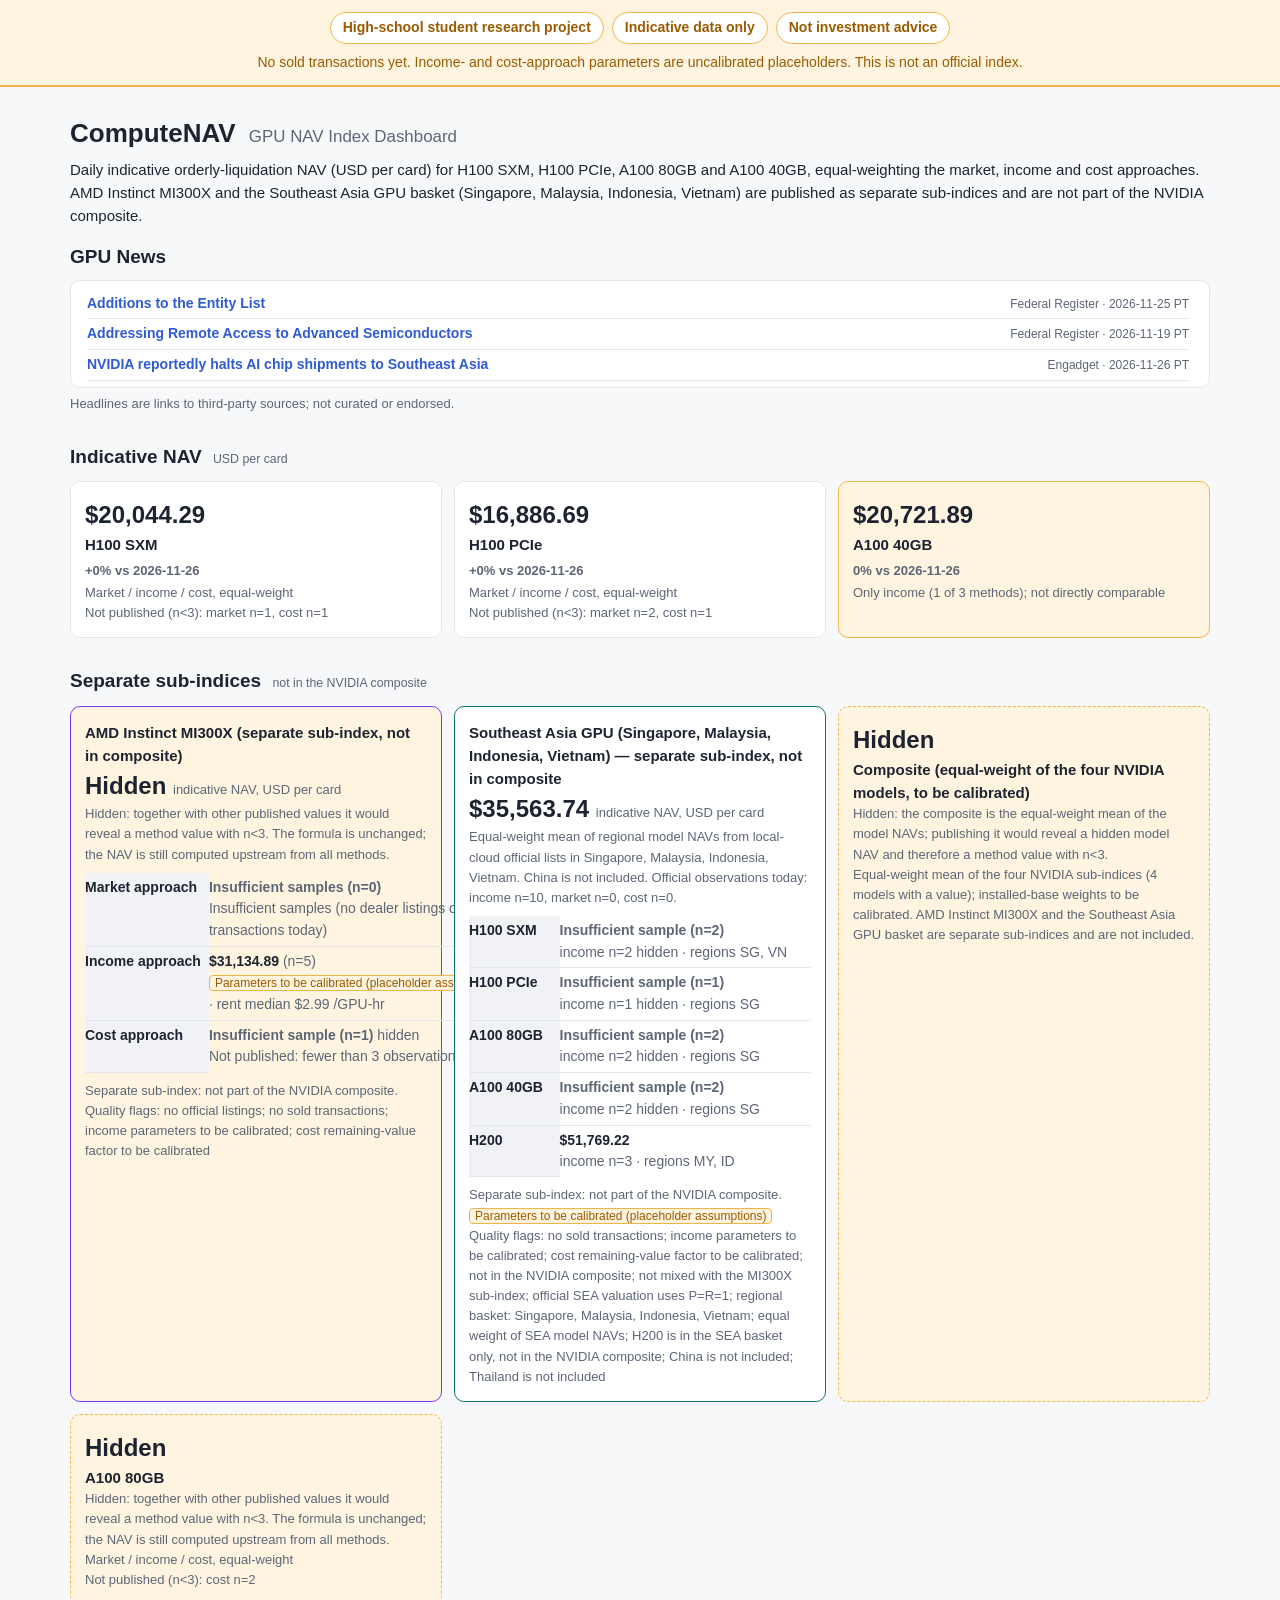
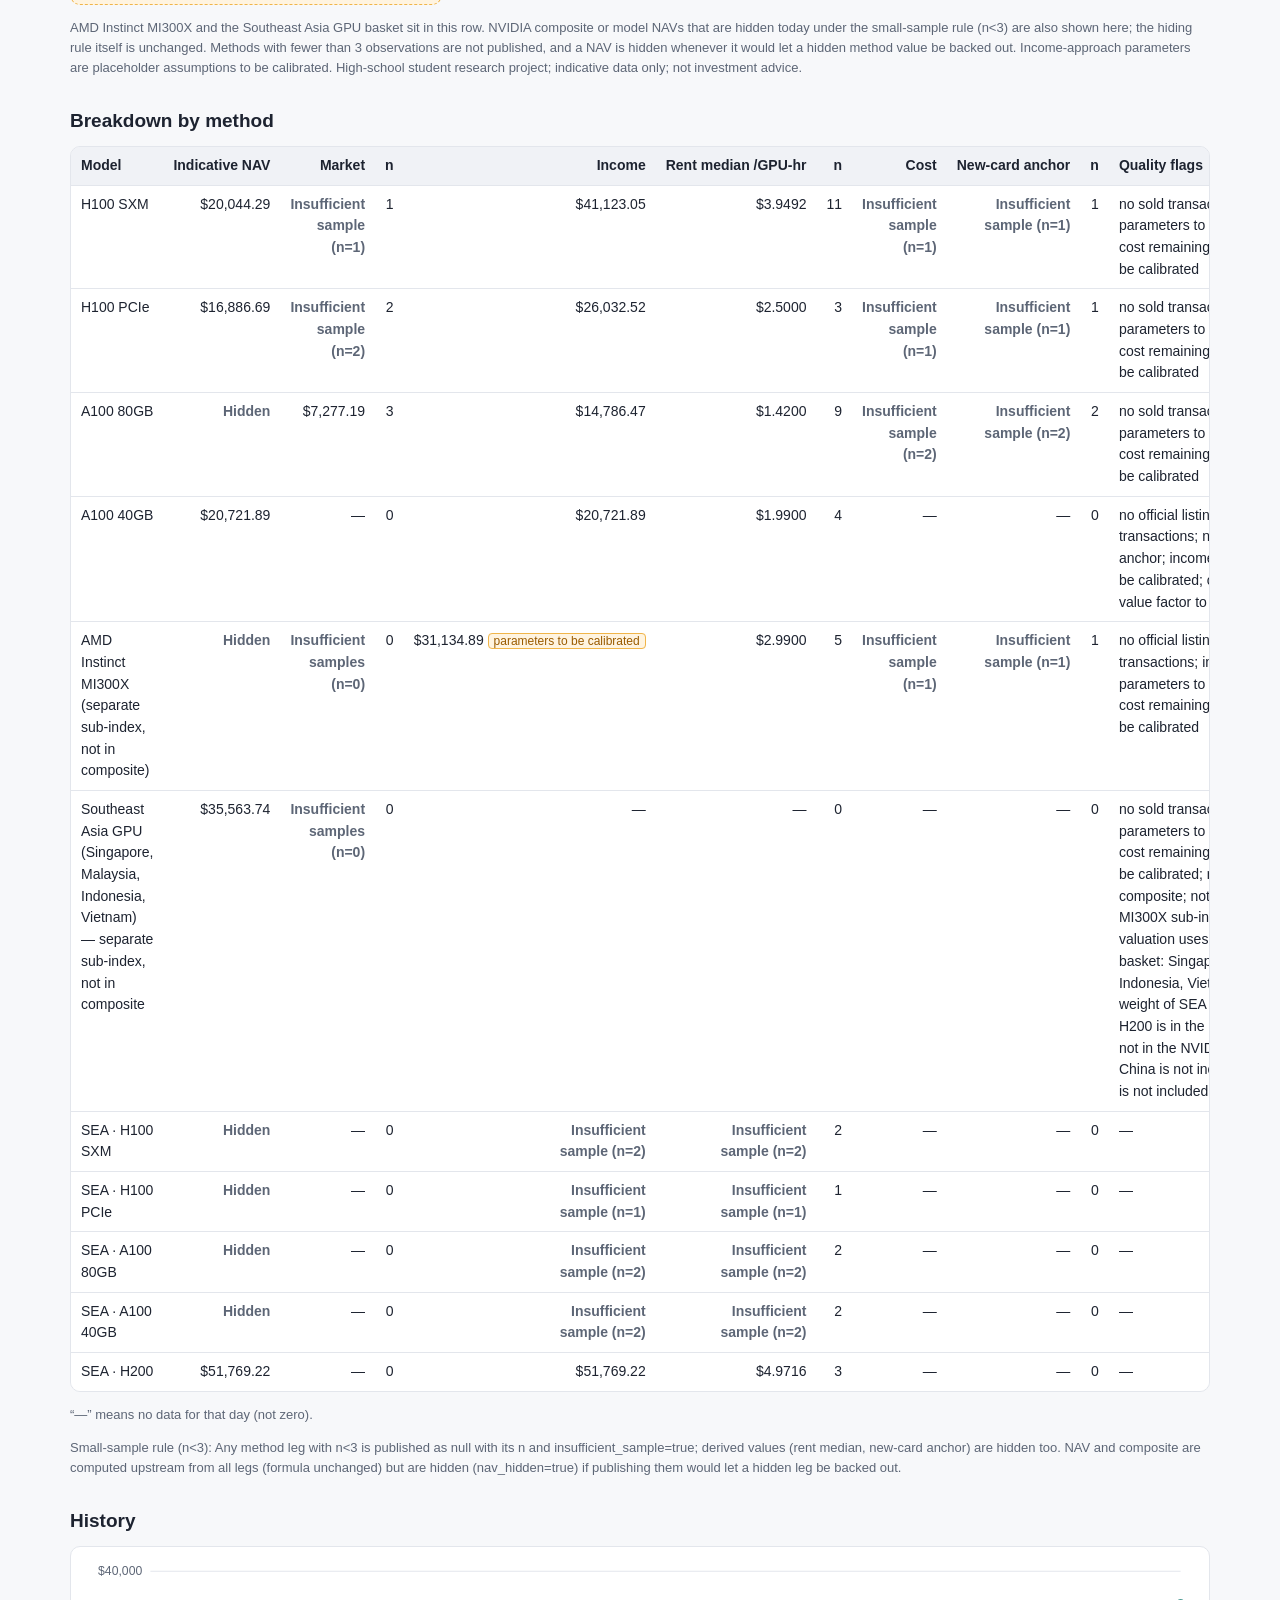
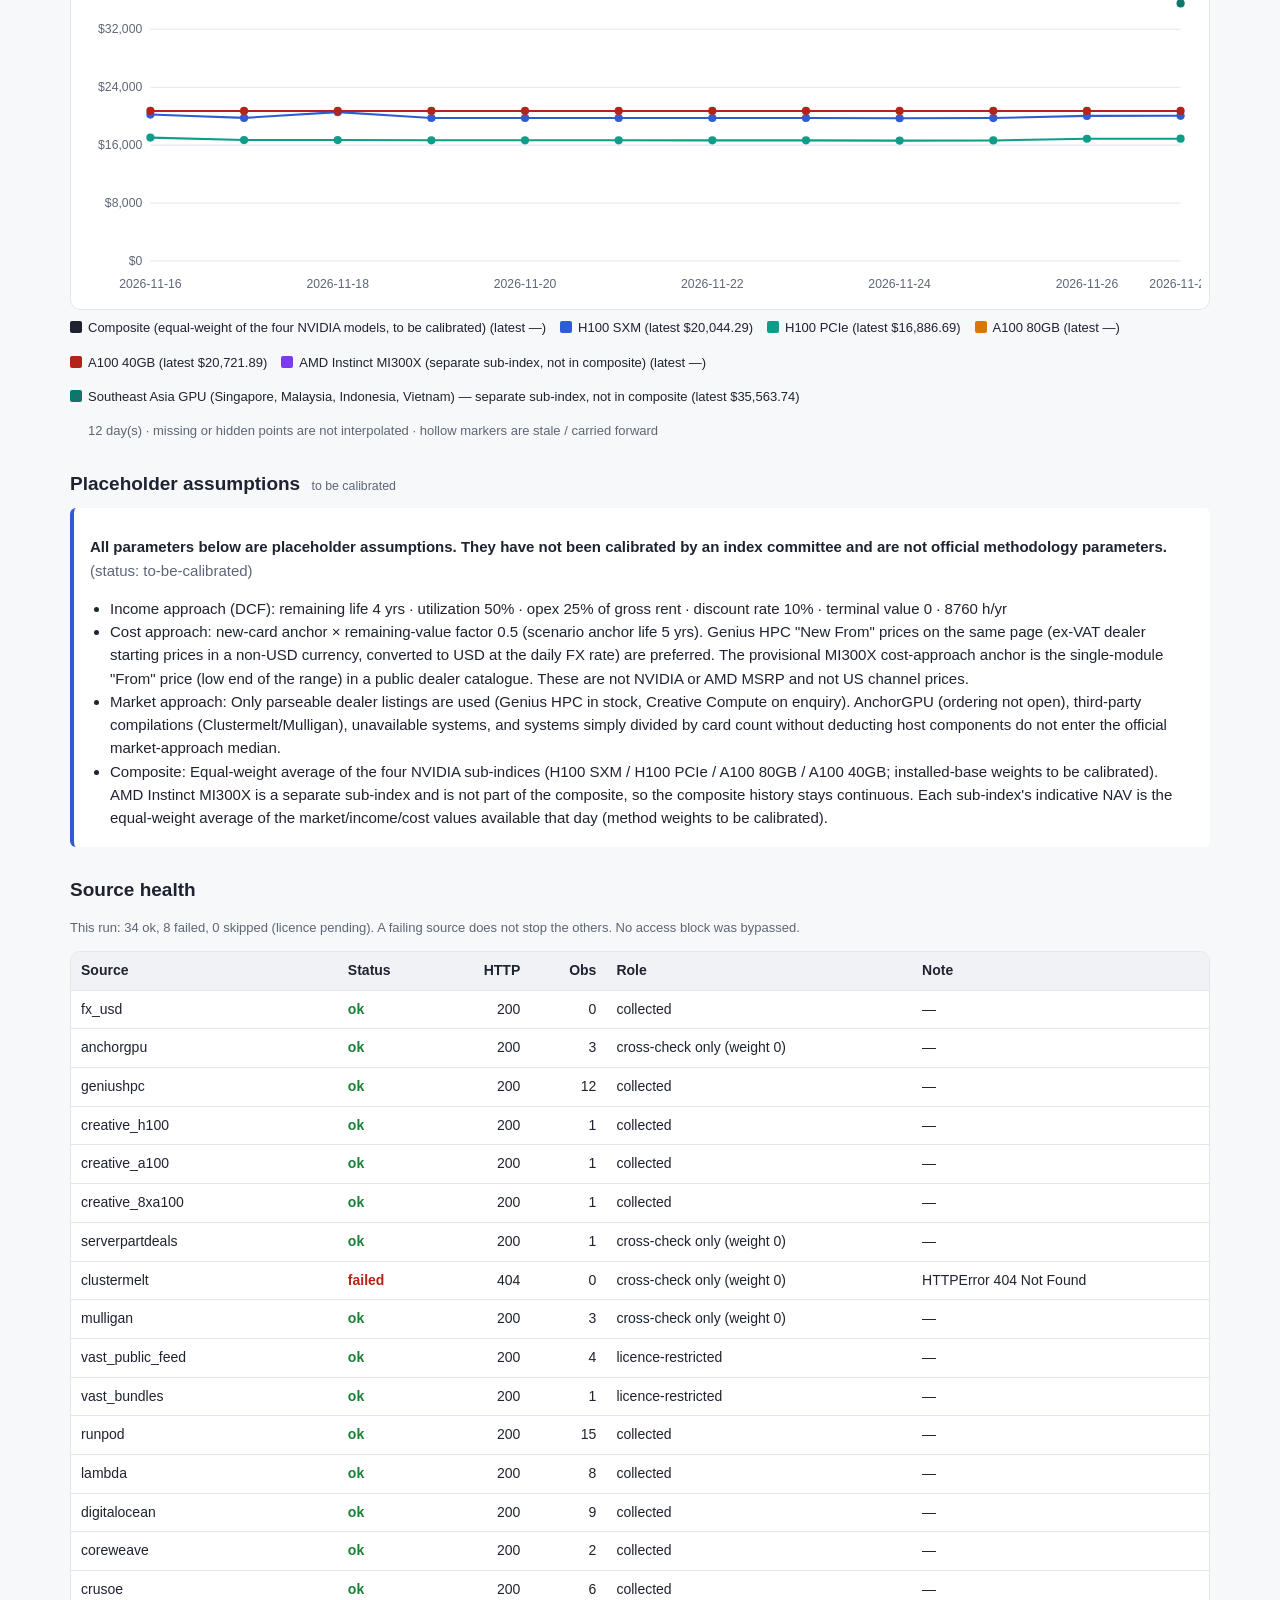
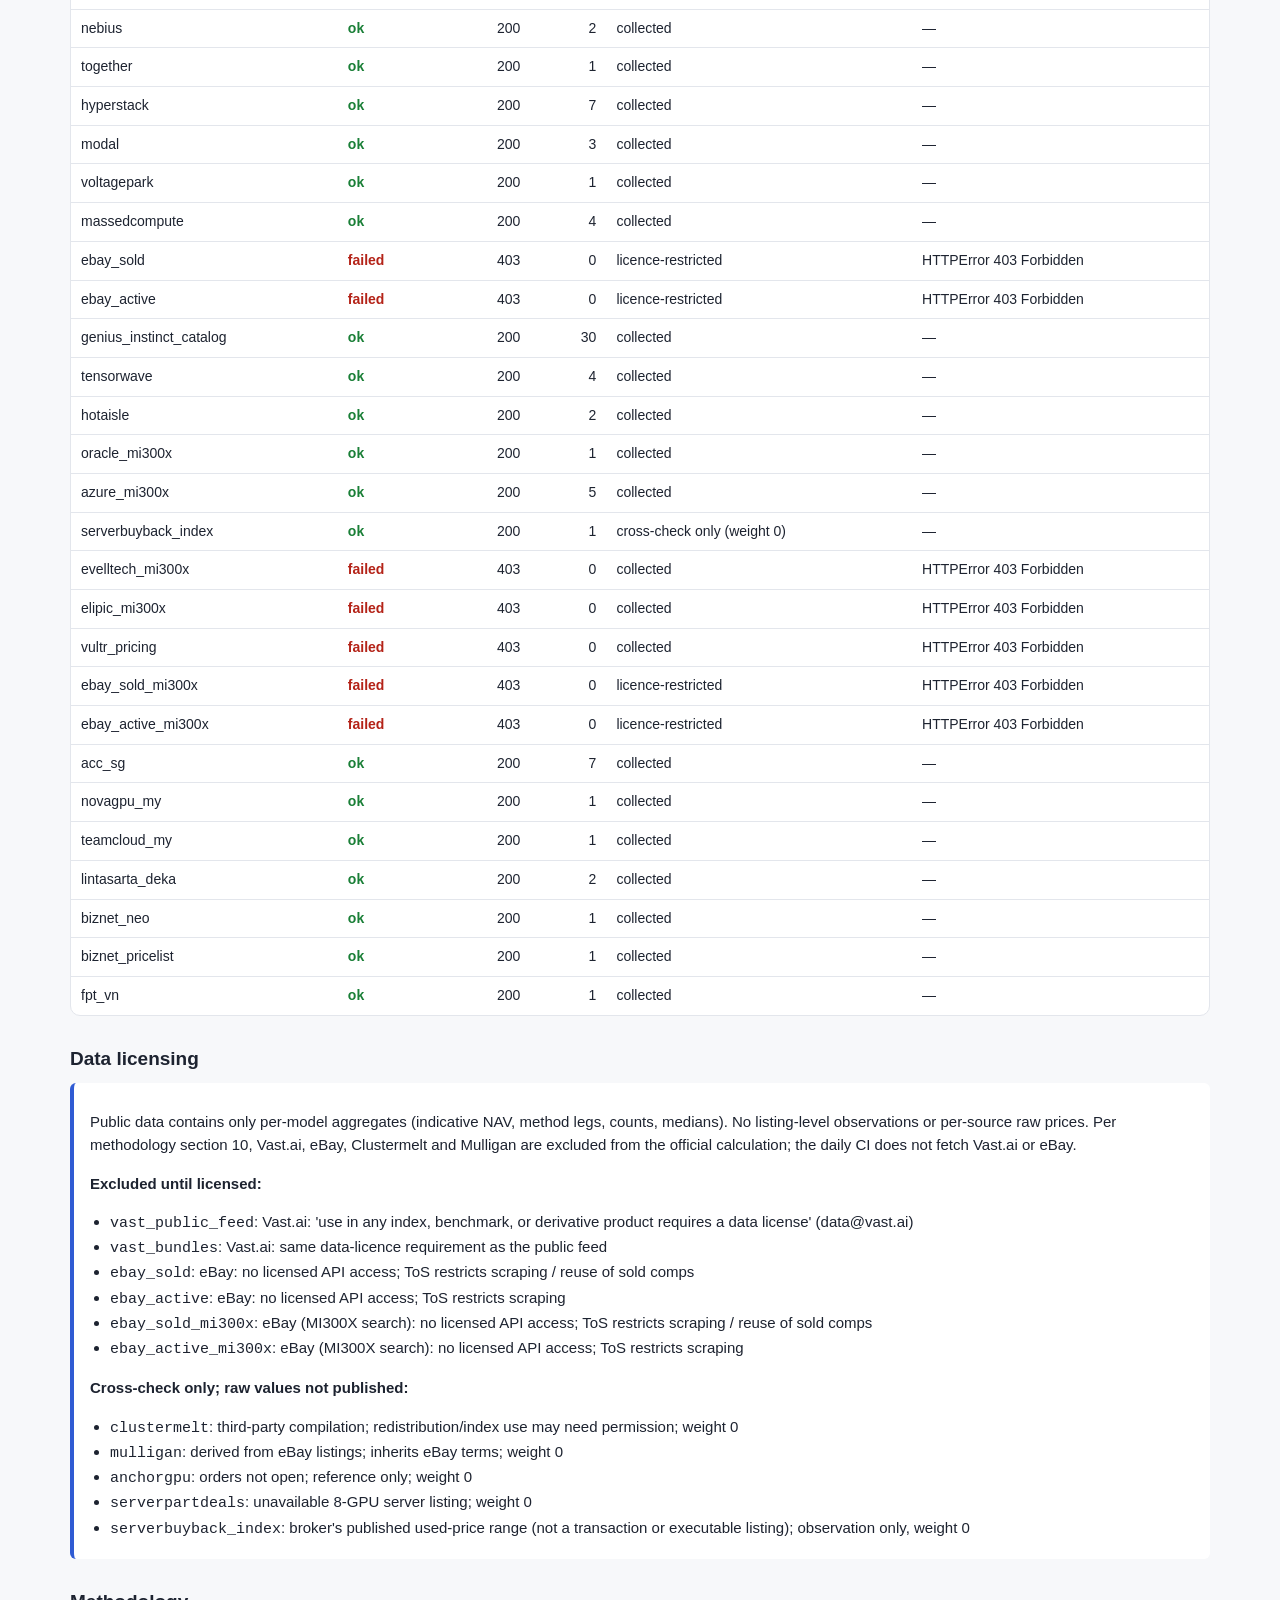
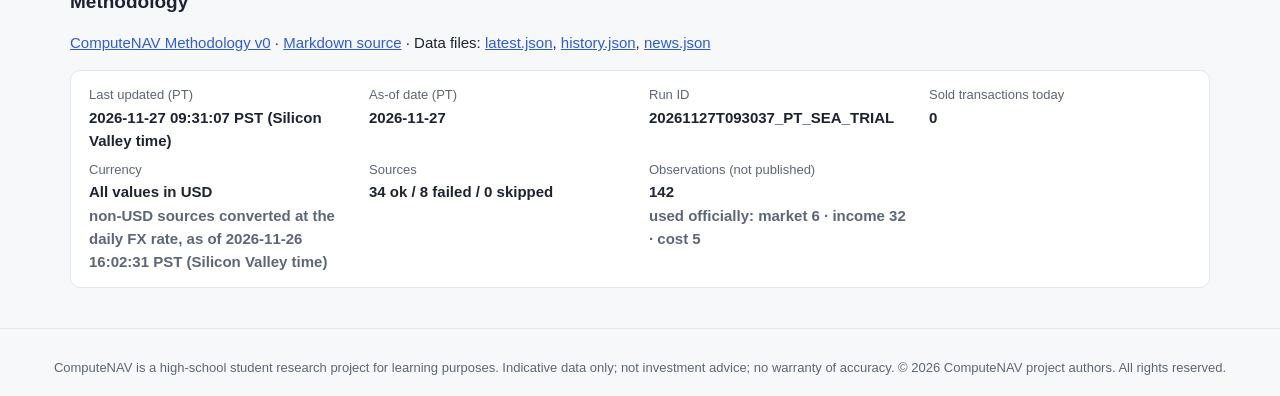
<file: docs/index.html>
<!doctype html>
<html lang="en">
<head>
<meta charset="utf-8">
<meta name="viewport" content="width=device-width, initial-scale=1">
<title>ComputeNAV · GPU NAV Index Dashboard</title>
<meta name="description" content="ComputeNAV: indicative NAV for used H100/A100 GPUs, plus separate AMD Instinct MI300X and Southeast Asia GPU sub-indices. High-school student research project. Indicative data only. Not investment advice.">
<link rel="stylesheet" href="assets/style.css?v=20261127sea">
</head>
<body>
<header class="banner" role="note" aria-label="Disclaimer">
  <div class="banner-row">
    <span class="pill">High-school student research project</span>
    <span class="pill">Indicative data only</span>
    <span class="pill">Not investment advice</span>
  </div>
  <p class="banner-text">No sold transactions yet. Income- and cost-approach parameters are uncalibrated placeholders. This is not an official index.</p>
</header>

<main>
  <h1>ComputeNAV <small>GPU NAV Index Dashboard</small></h1>
  <p class="lede">Daily indicative orderly-liquidation NAV (USD per card) for H100 SXM, H100 PCIe, A100 80GB and A100 40GB, equal-weighting the market, income and cost approaches. AMD Instinct MI300X and the Southeast Asia GPU basket (Singapore, Malaysia, Indonesia, Vietnam) are published as separate sub-indices and are not part of the NVIDIA composite.</p>

  <section id="news-section" class="news-section" hidden>
    <h2>GPU News</h2>
    <ul id="news" class="news"></ul>
    <p class="note">Headlines are links to third-party sources; not curated or endorsed.</p>
  </section>

  <div id="error" class="error" hidden></div>

  <section>
    <h2>Indicative NAV <small>USD per card</small></h2>
    <div id="metrics" class="metrics"></div>
  </section>

  <section hidden>
    <h2>Separate sub-indices <small>not in the NVIDIA composite</small></h2>
    <div id="subindices" class="metrics subs"></div>
    <p class="note">AMD Instinct MI300X and the Southeast Asia GPU basket sit in this row. NVIDIA composite or model NAVs that are hidden today under the small-sample rule (n&lt;3) are also shown here; the hiding rule itself is unchanged. Methods with fewer than 3 observations are not published, and a NAV is hidden whenever it would let a hidden method value be backed out. Income-approach parameters are placeholder assumptions to be calibrated. High-school student research project; indicative data only; not investment advice.</p>
  </section>

  <section>
    <h2>Breakdown by method</h2>
    <div class="table-wrap"><table id="breakdown"></table></div>
    <p class="note">“—” means no data for that day (not zero).</p>
    <p id="small-sample" class="note"></p>
  </section>

  <section>
    <h2>History</h2>
    <div id="chart" class="chart"></div>
    <div id="legend" class="legend"></div>
  </section>

  <section>
    <h2>Placeholder assumptions <small>to be calibrated</small></h2>
    <div id="assumptions" class="callout"></div>
  </section>

  <section>
    <h2>Source health</h2>
    <p id="health-caption" class="note"></p>
    <div class="table-wrap"><table id="health"></table></div>
  </section>

  <section>
    <h2>Data licensing</h2>
    <div id="licensing" class="callout"></div>
  </section>

  <section>
    <h2>Methodology</h2>
    <p><a href="methodology.html">ComputeNAV Methodology v0</a> · <a href="methodology.md">Markdown source</a> ·
      Data files: <a href="data/latest.json">latest.json</a>, <a href="data/history.json">history.json</a>, <a href="data/news.json">news.json</a></p>
  </section>

  <section>
    <dl id="props" class="props"></dl>
  </section>
</main>

<footer>
  <p>ComputeNAV is a high-school student research project for learning purposes. Indicative data only; not investment advice; no warranty of accuracy. © 2026 ComputeNAV project authors. All rights reserved.</p>
</footer>
<script src="assets/app.js?v=20261127sea"></script>
</body>
</html>
</file>
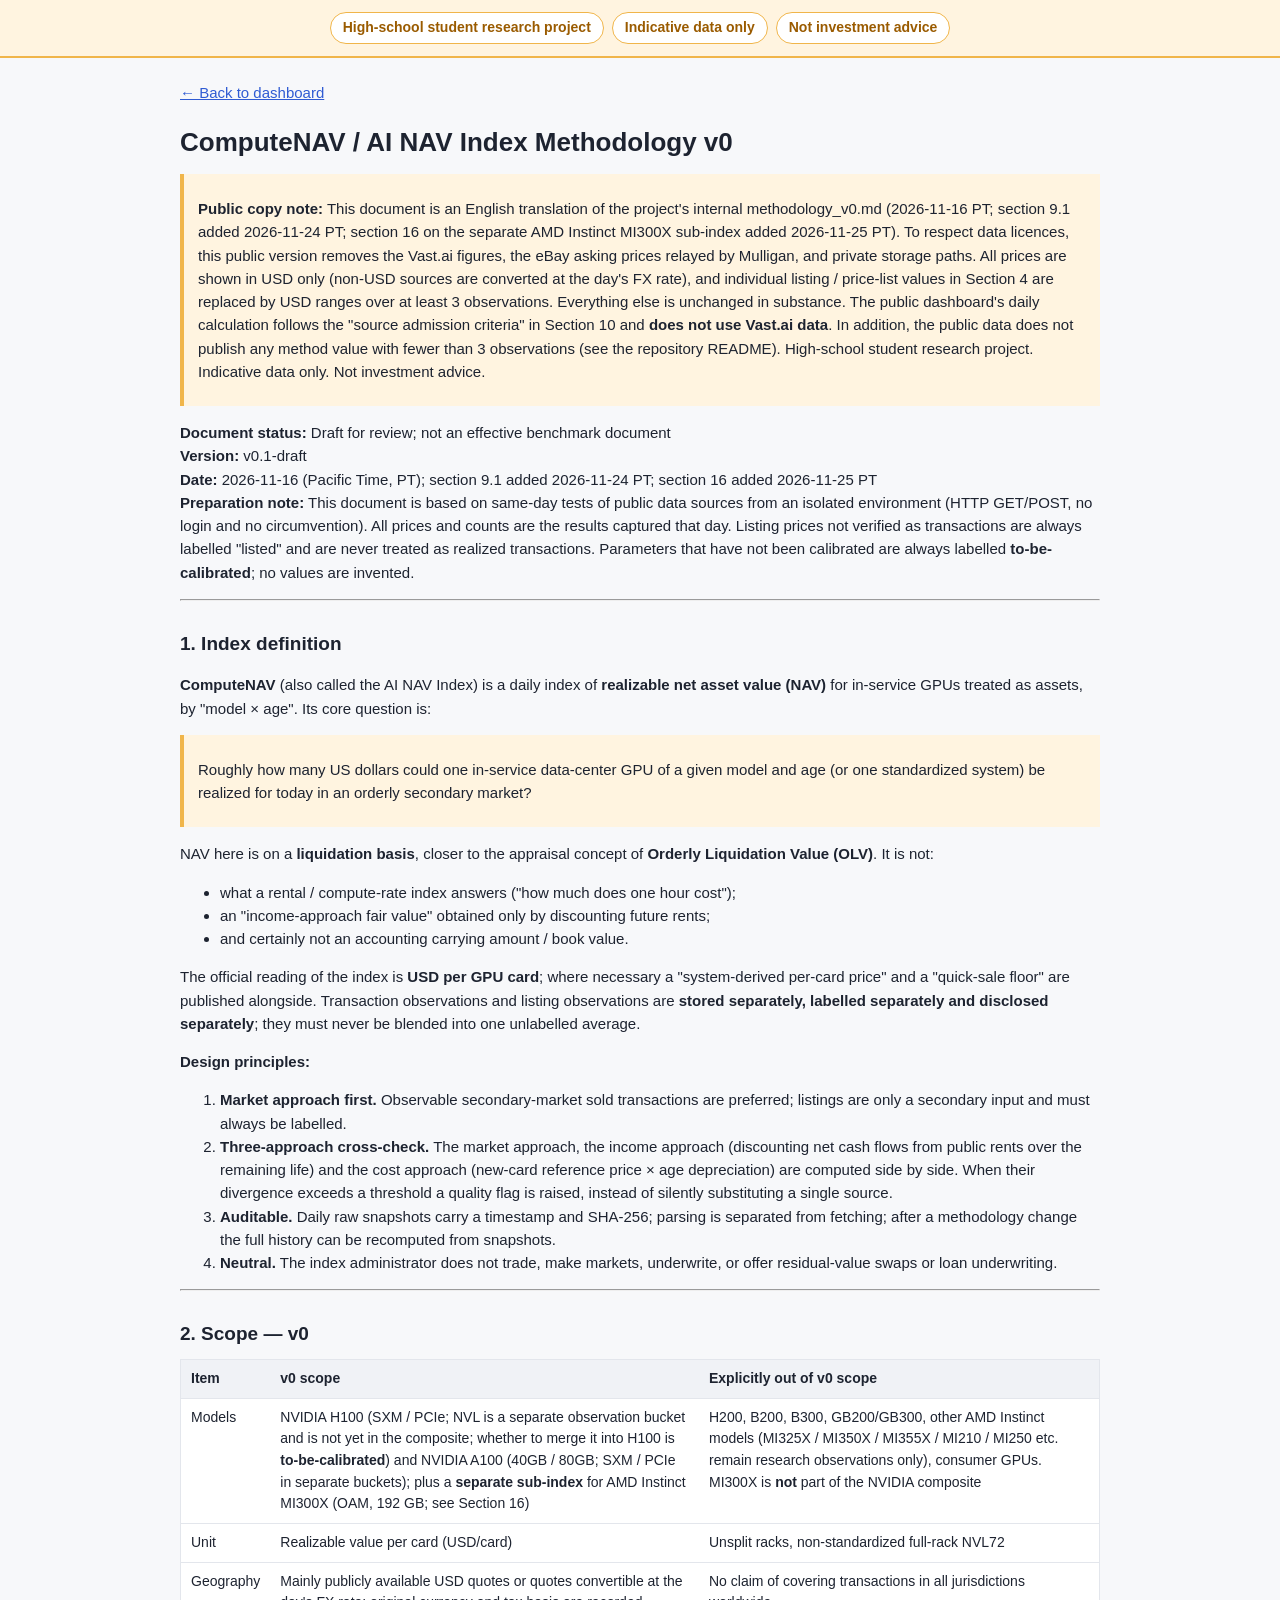
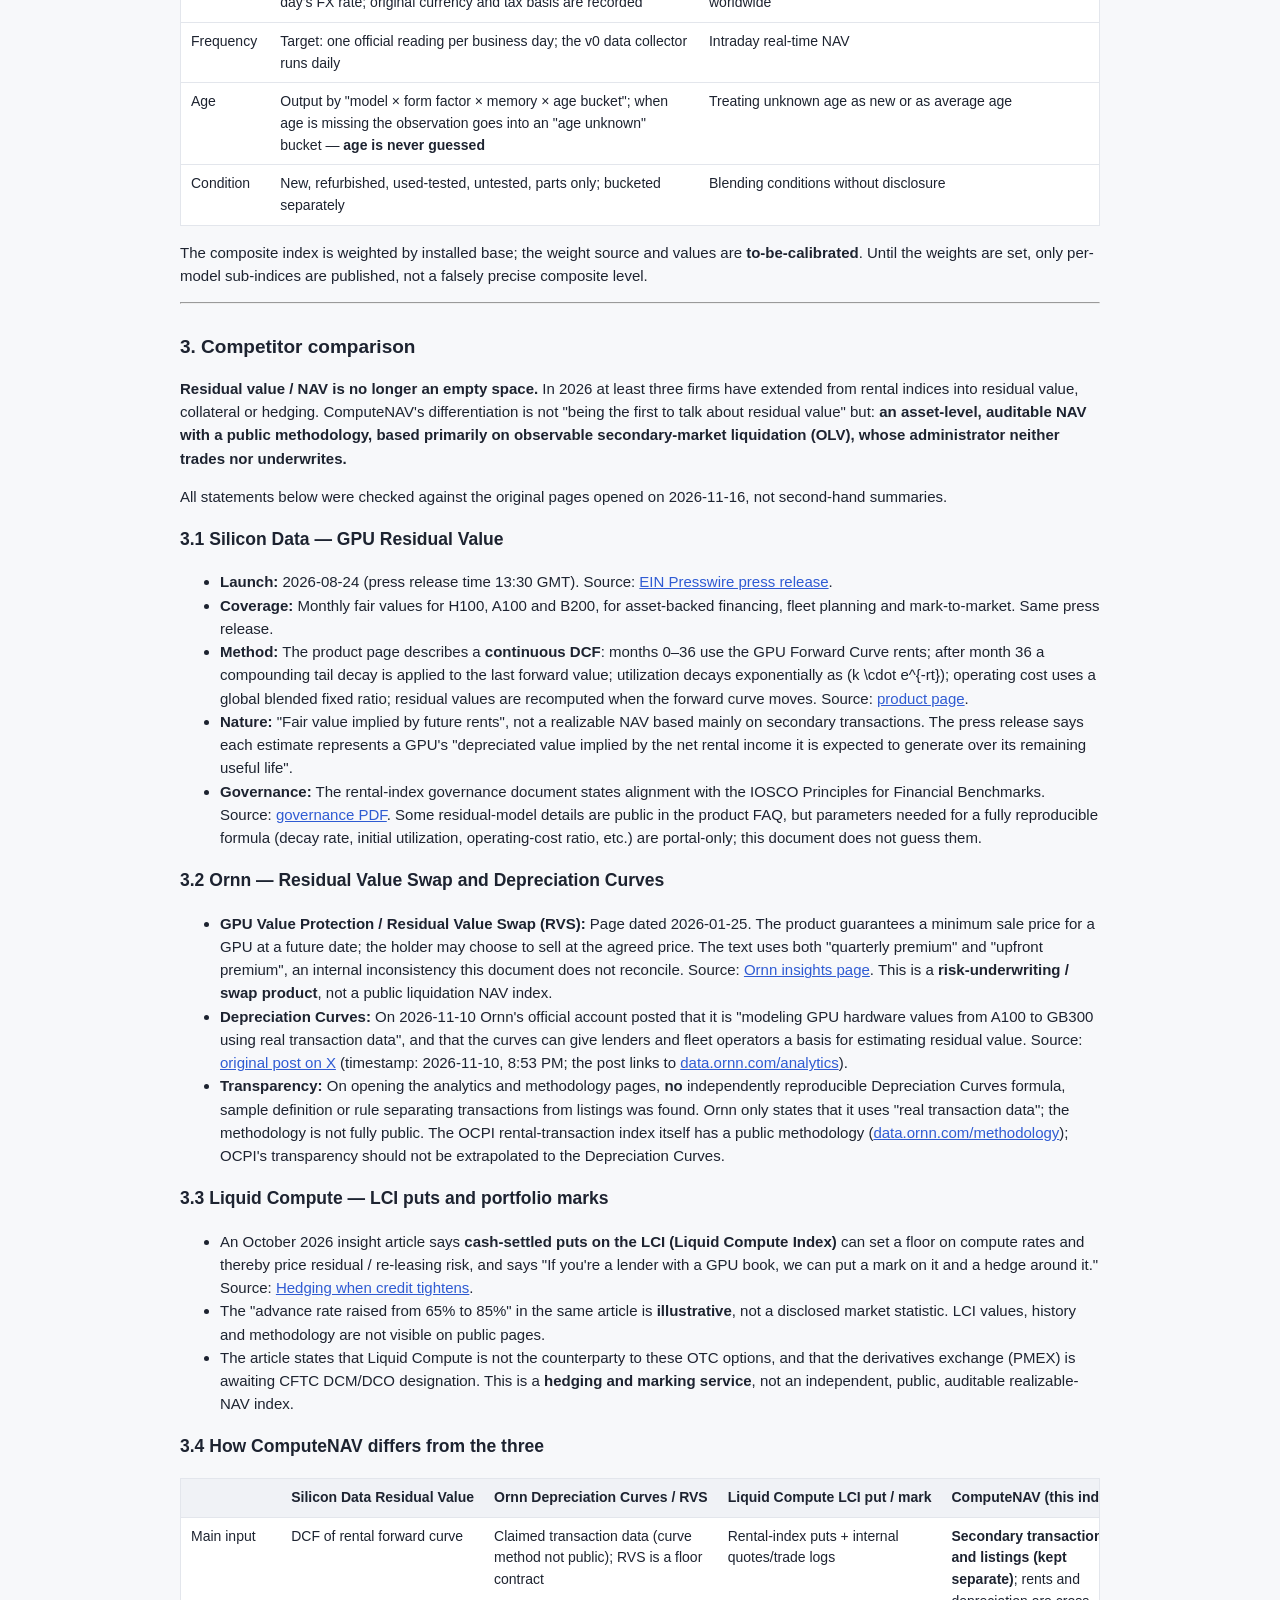
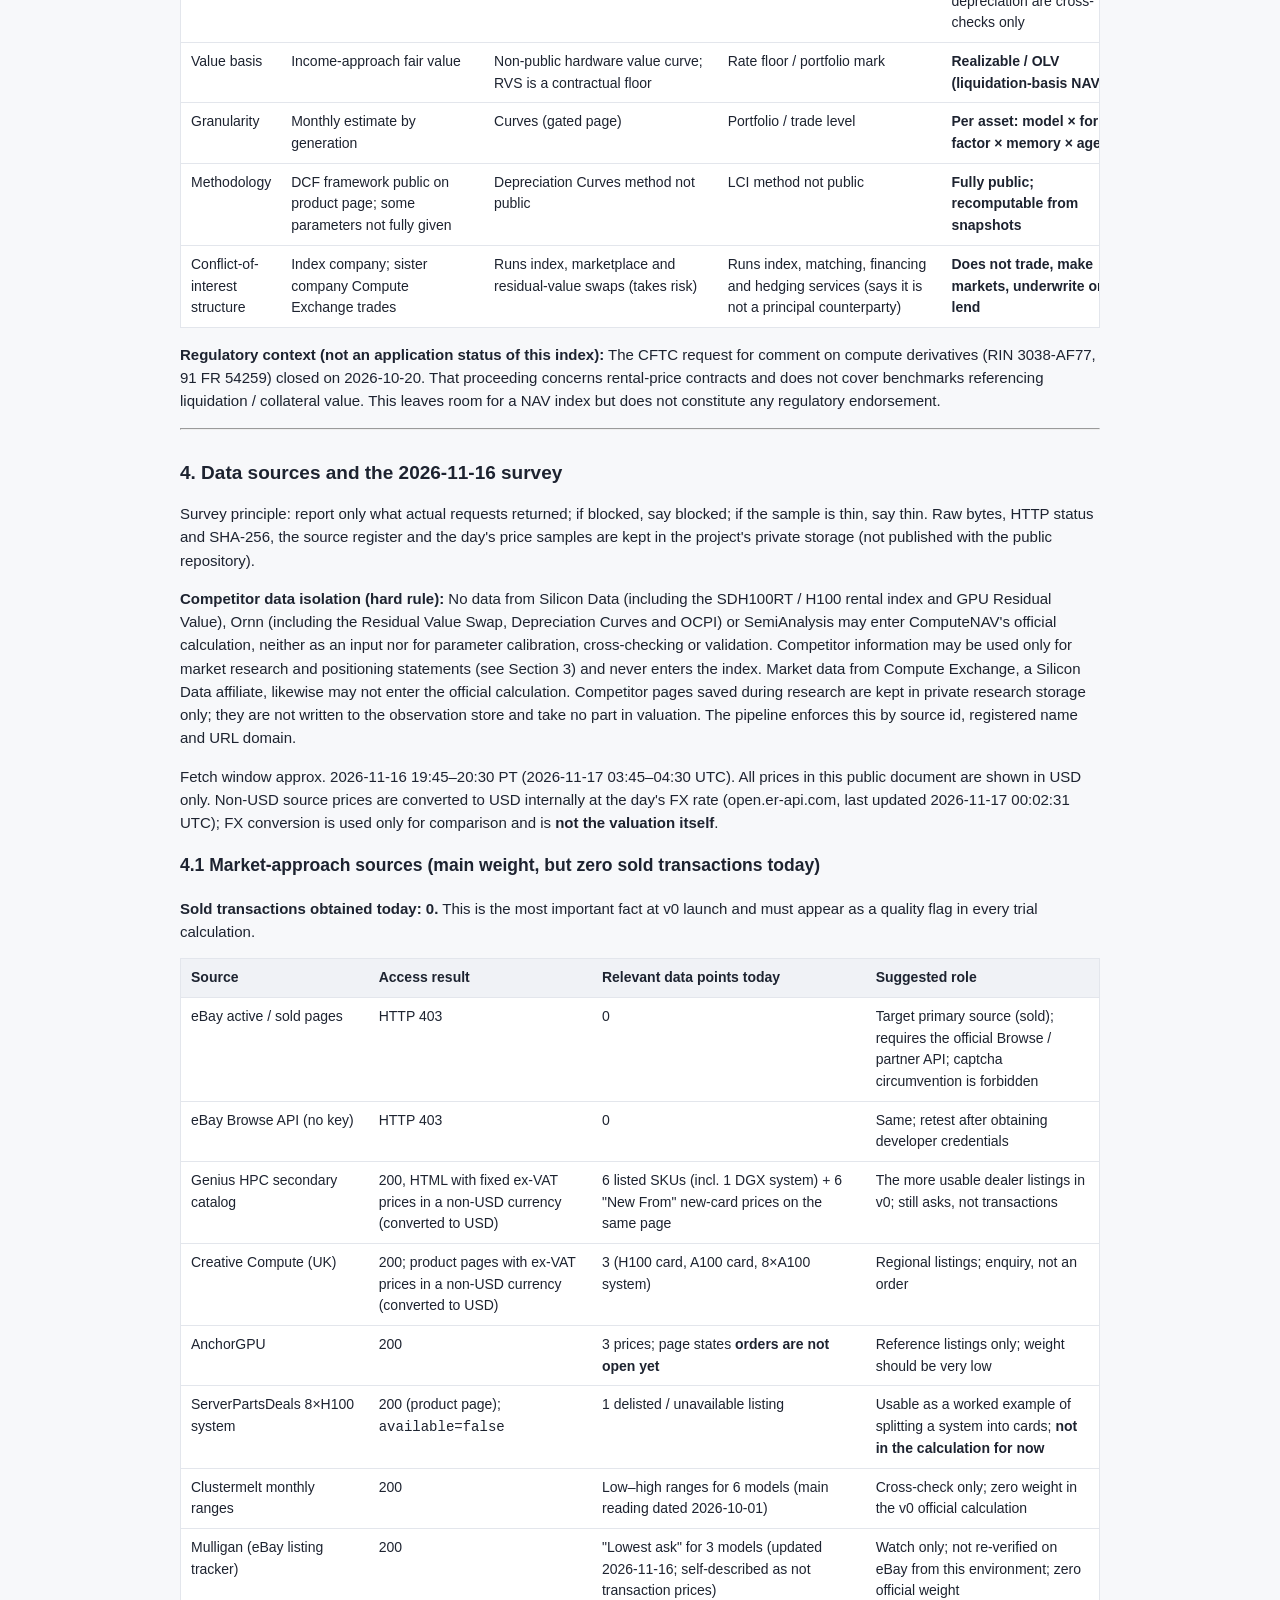
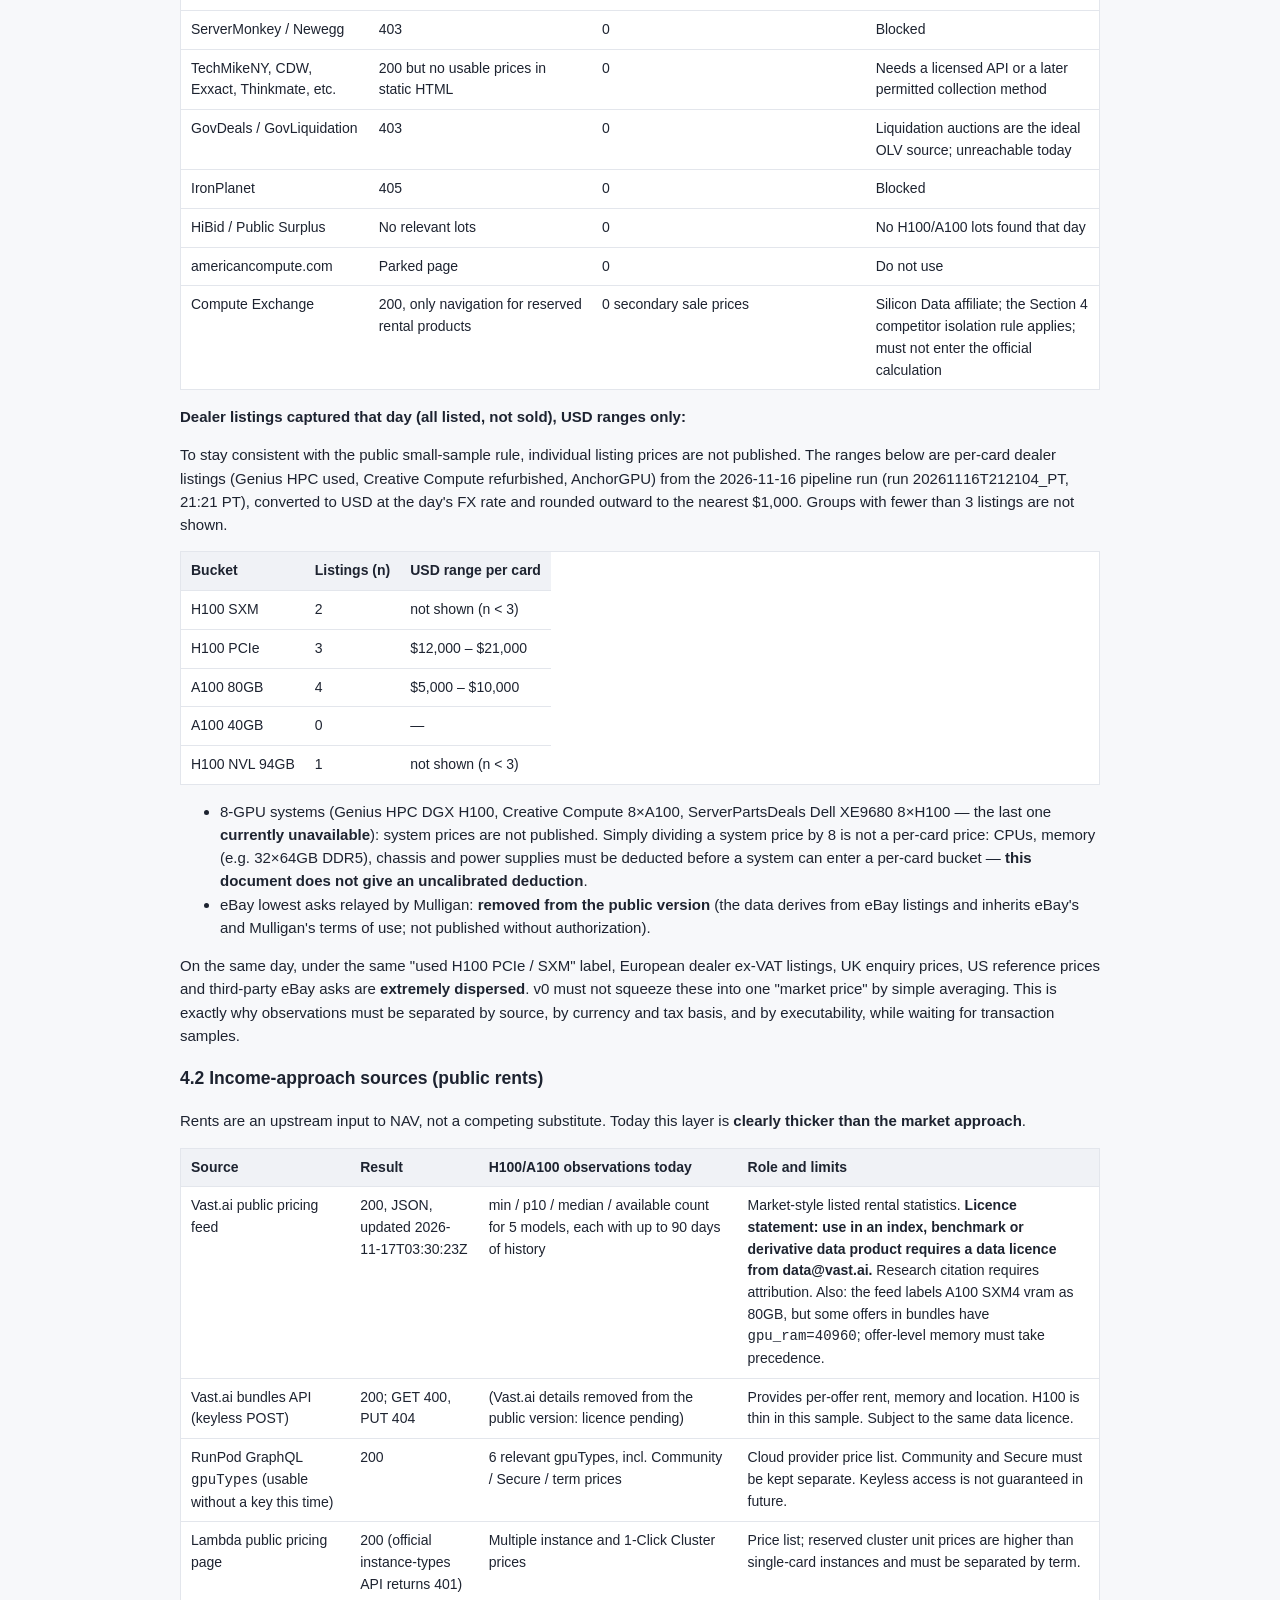
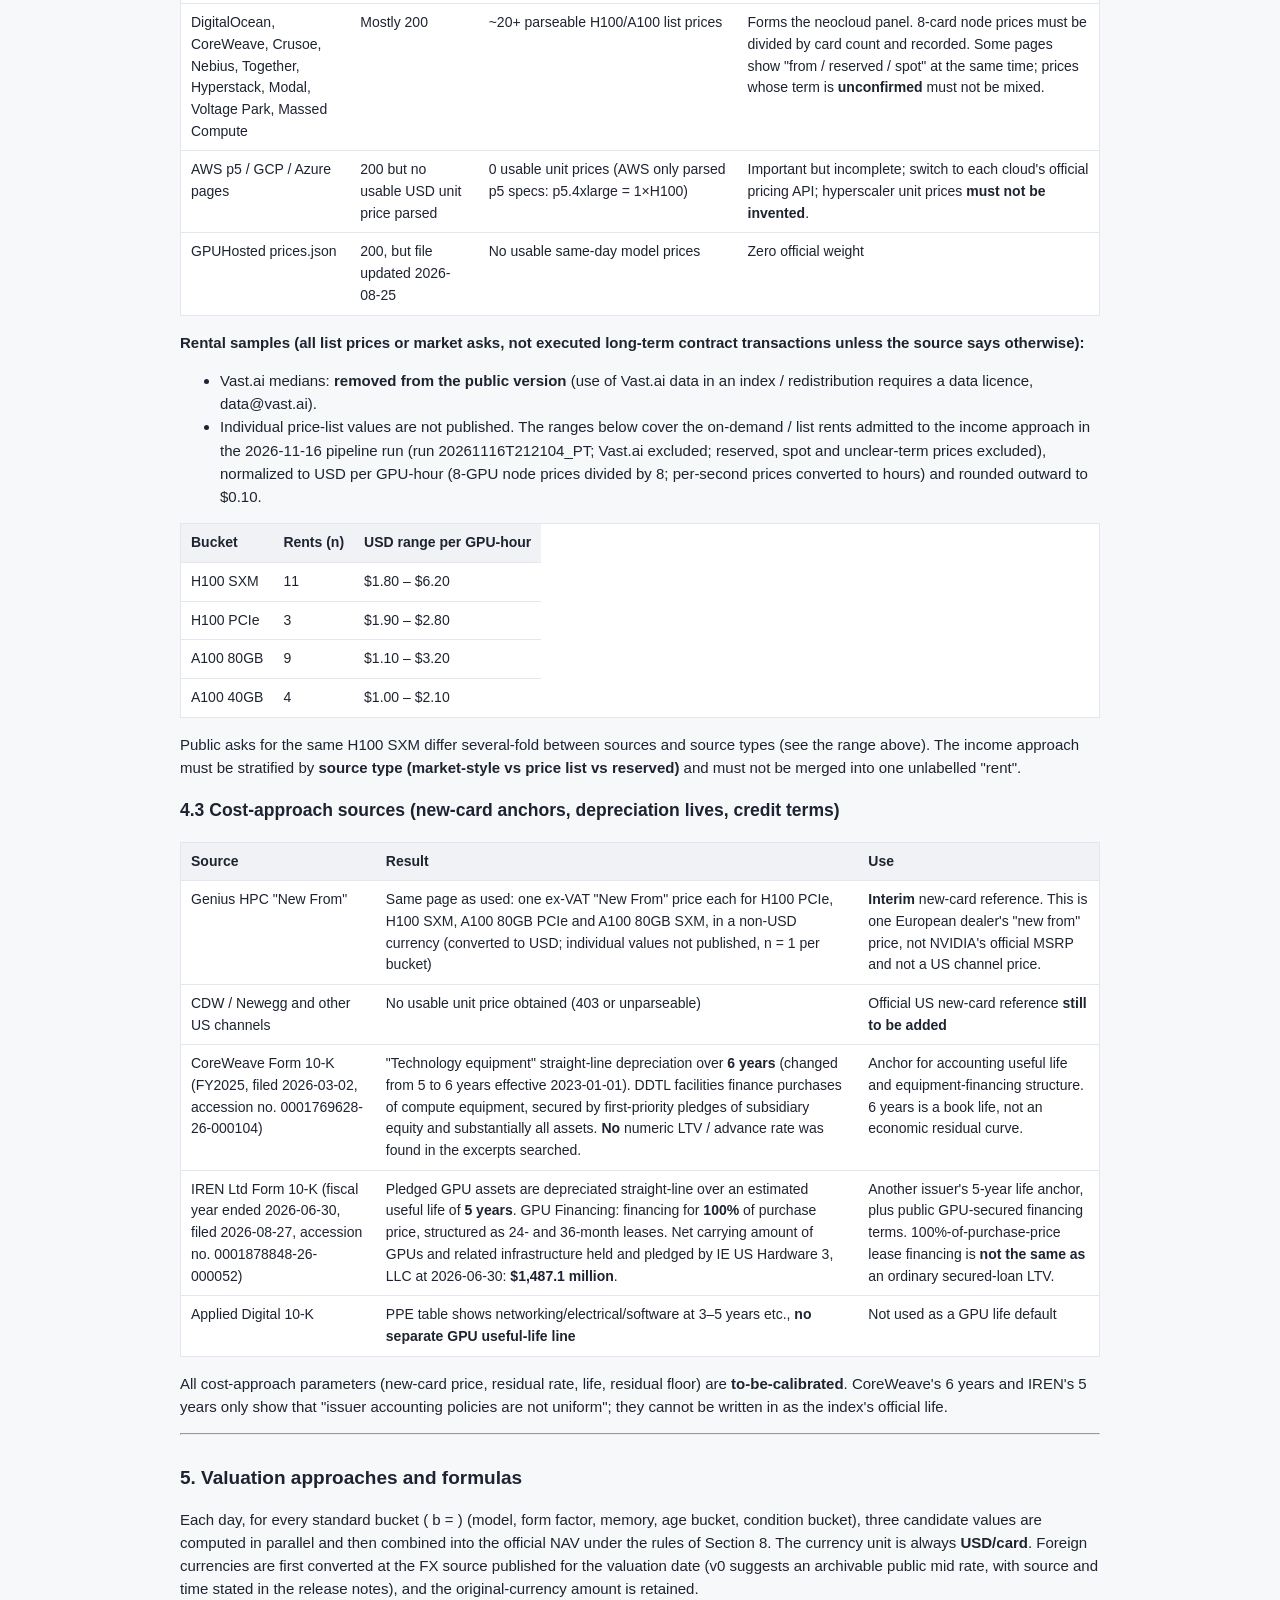
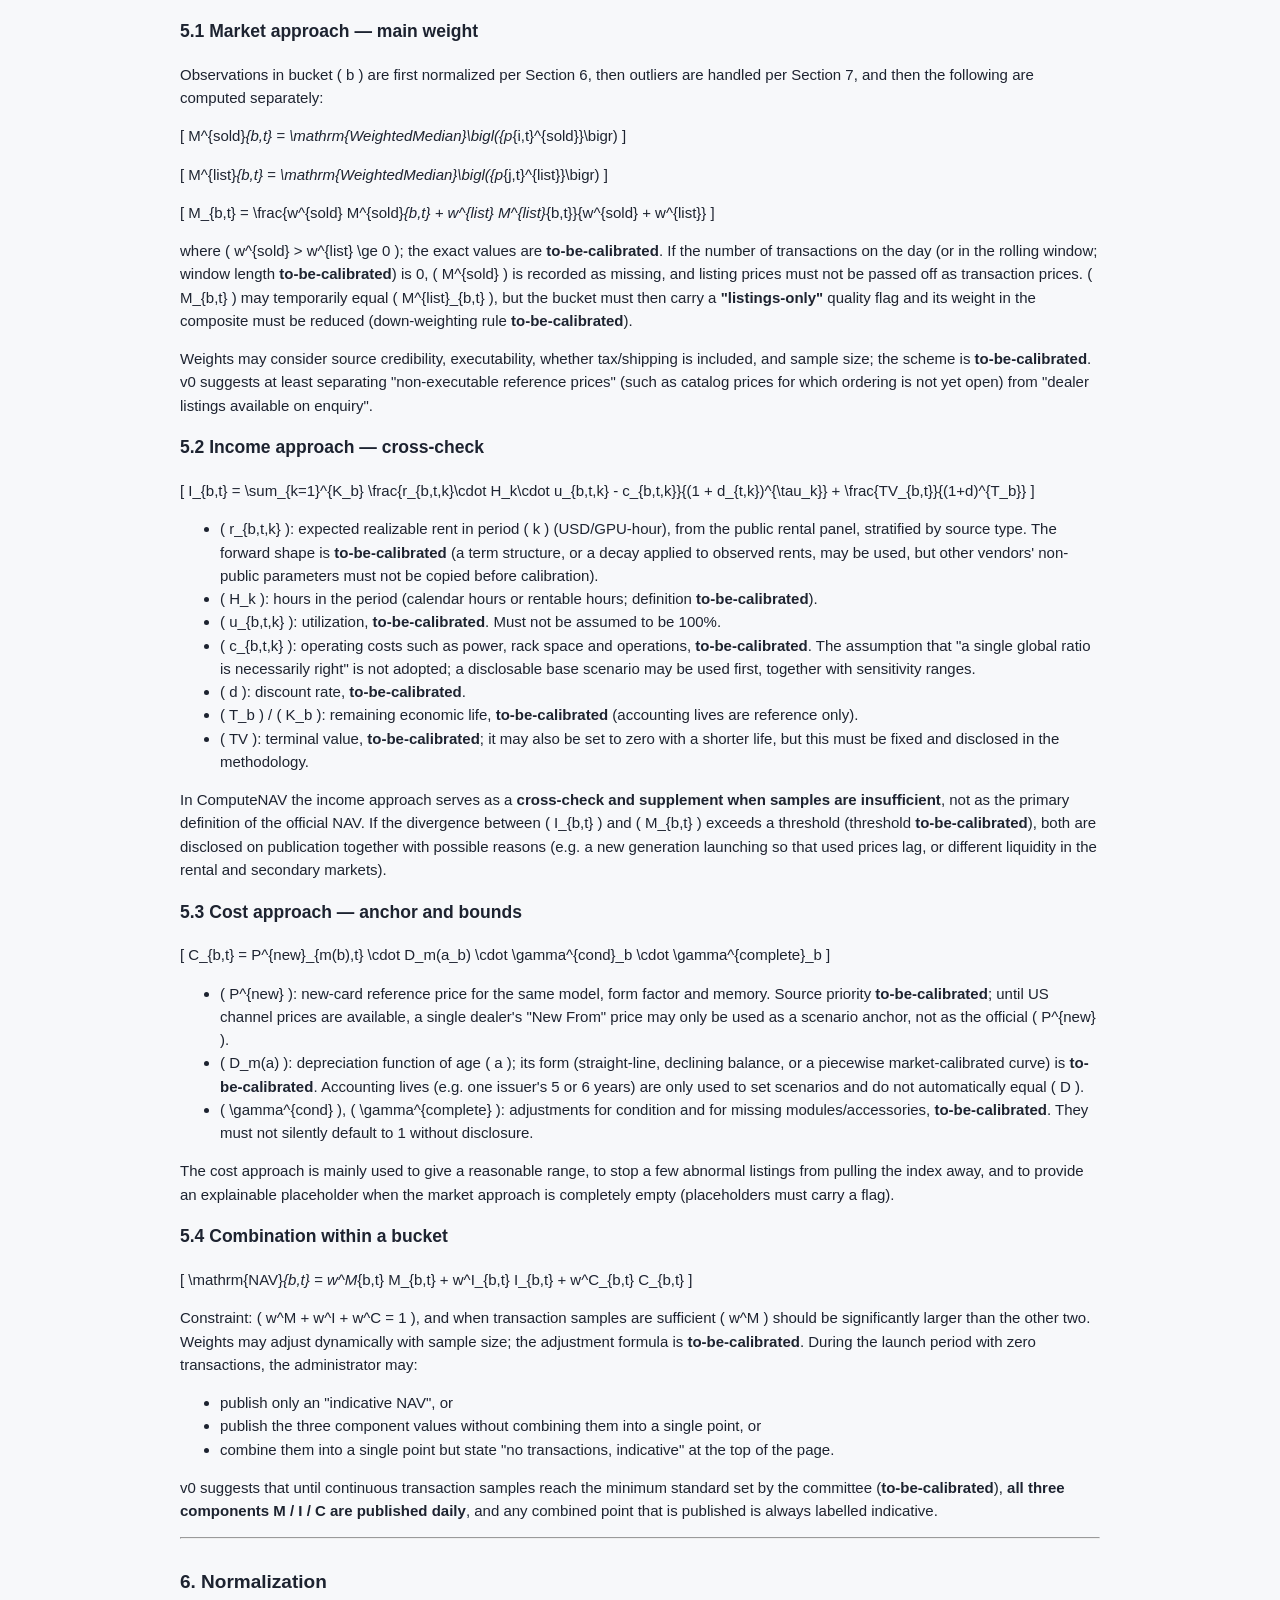
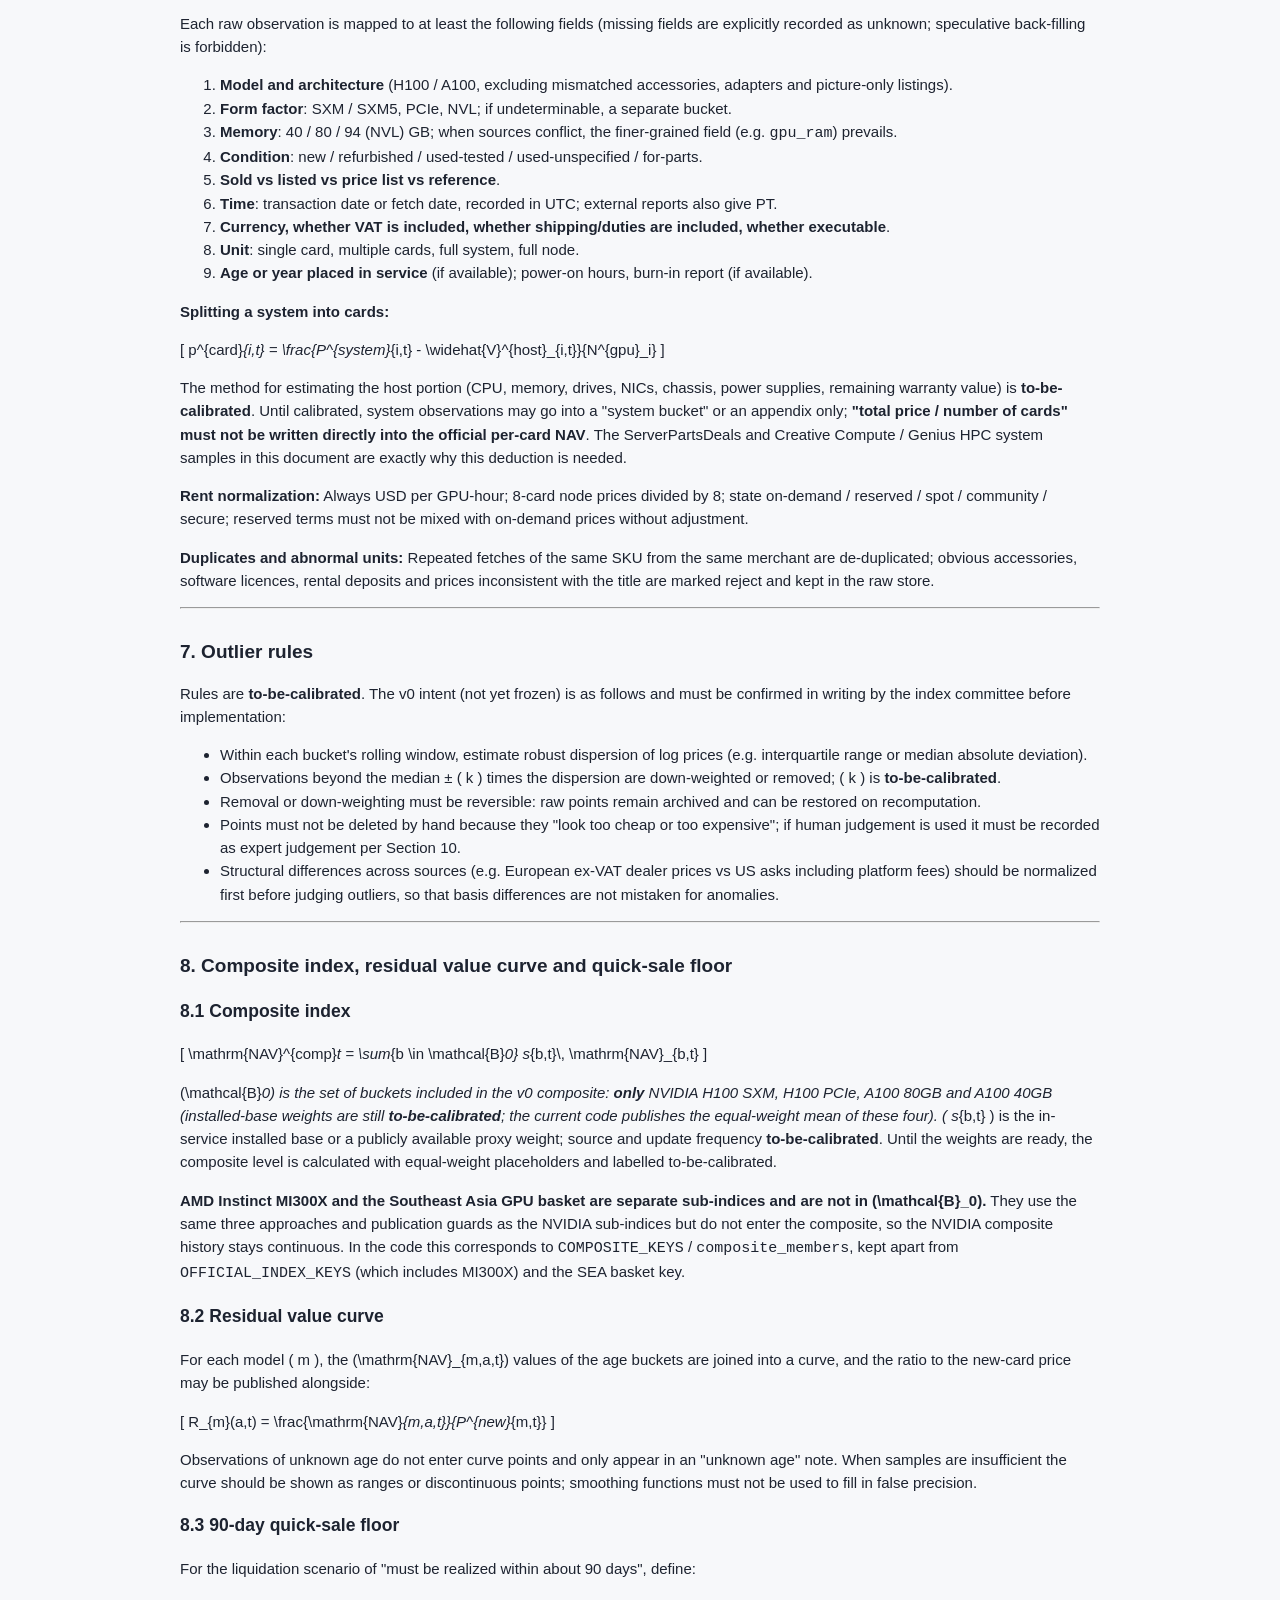
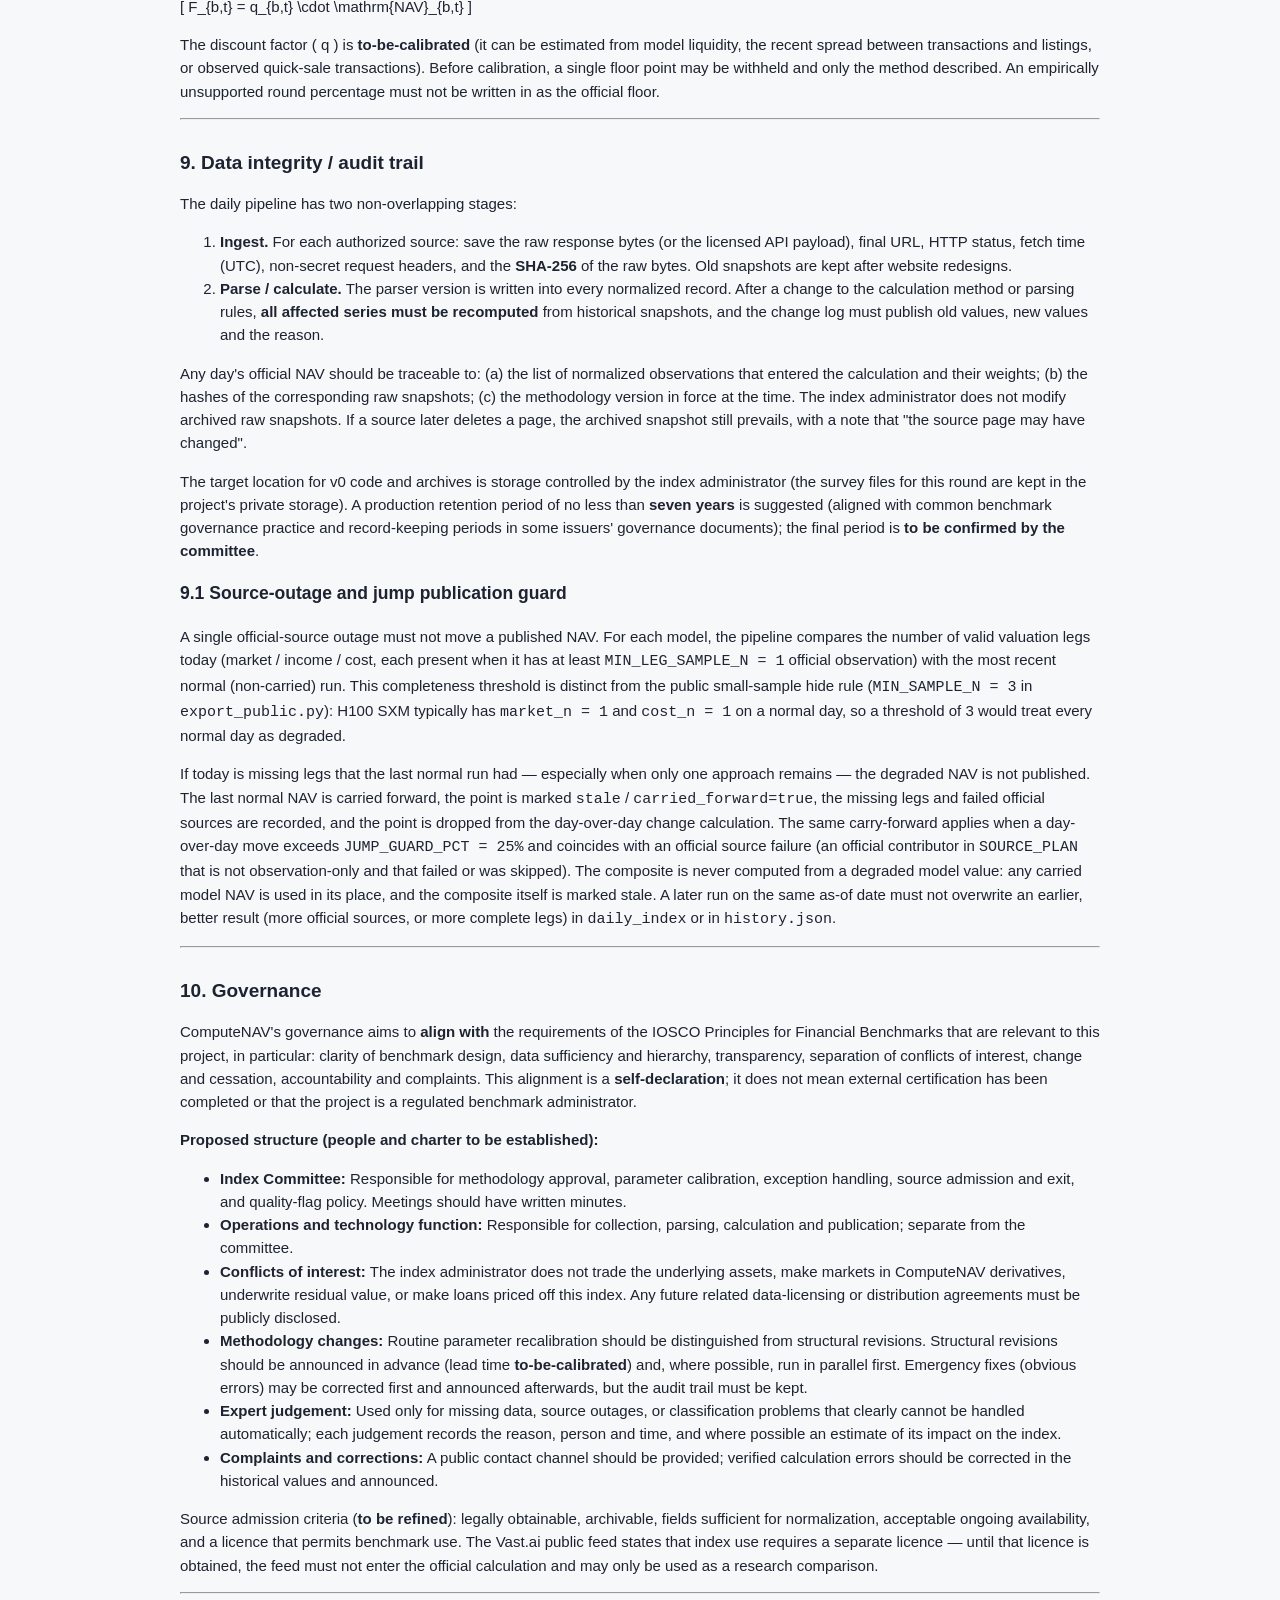
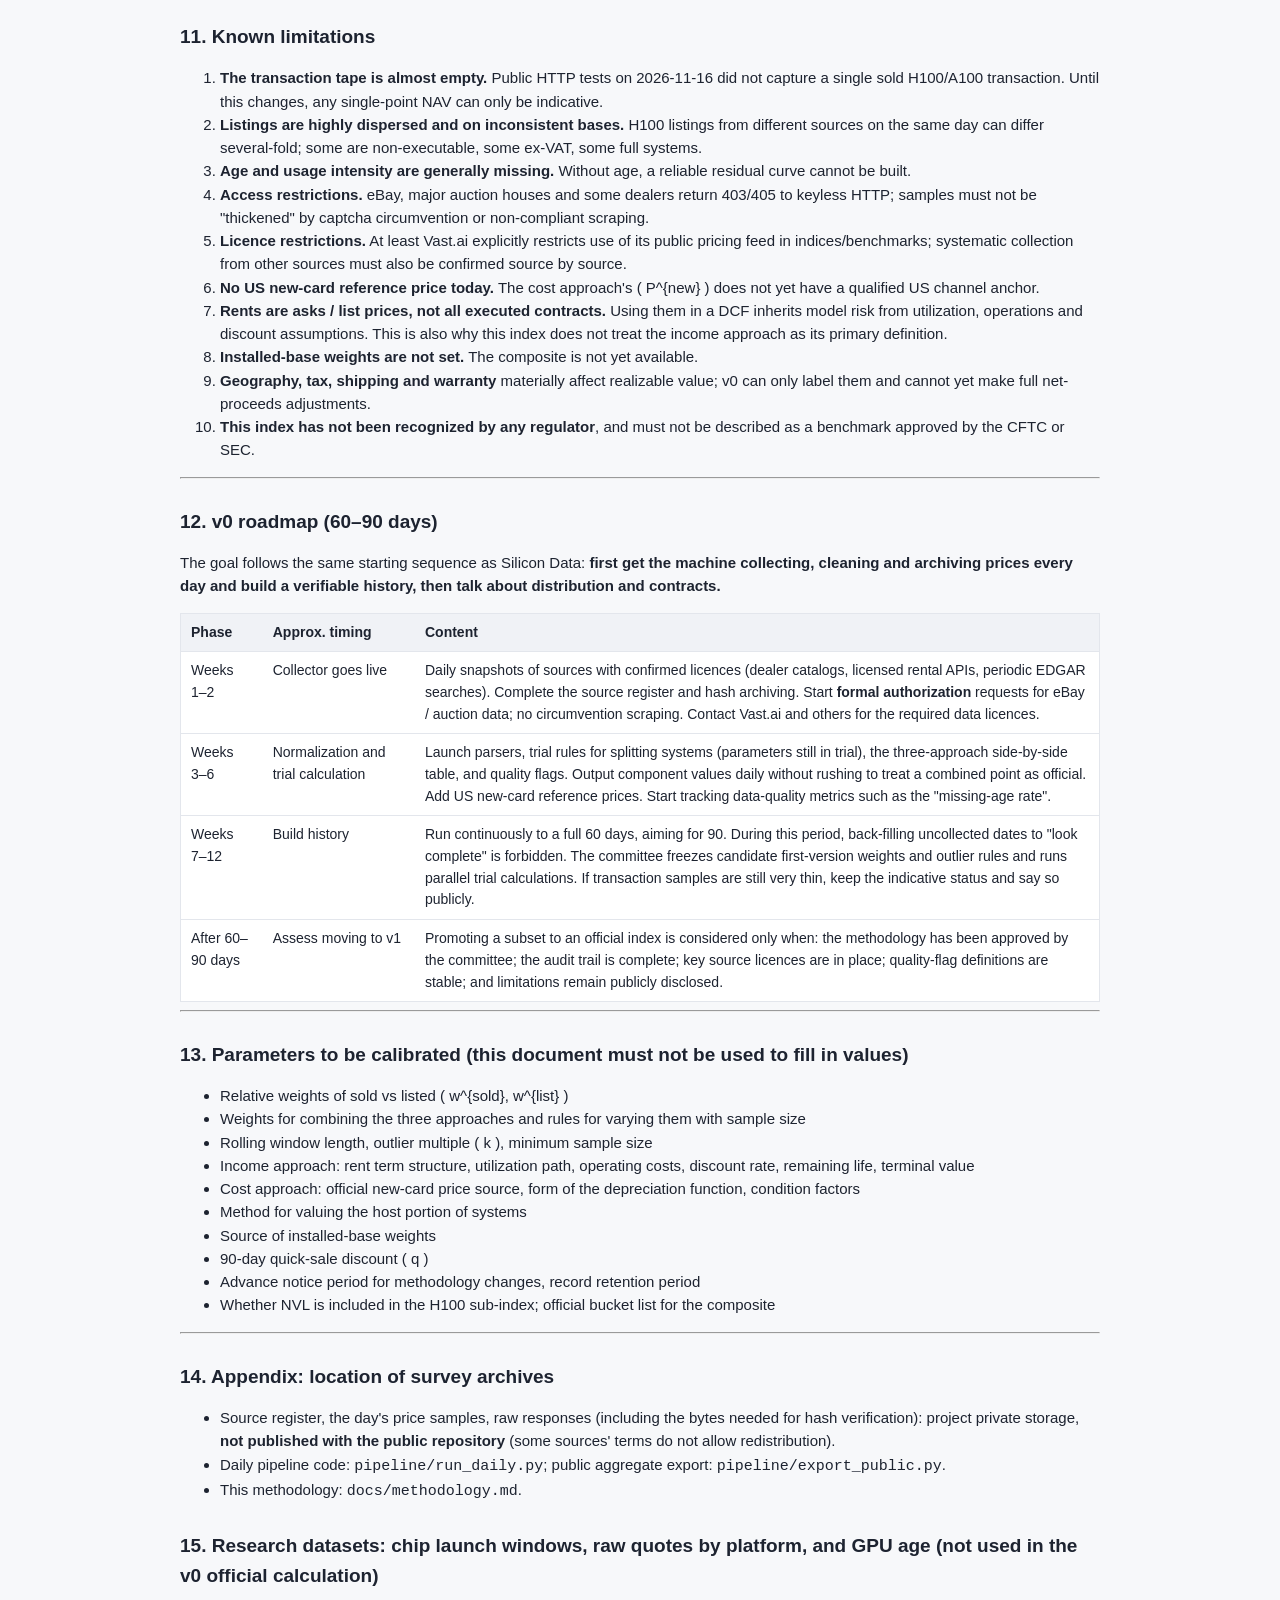
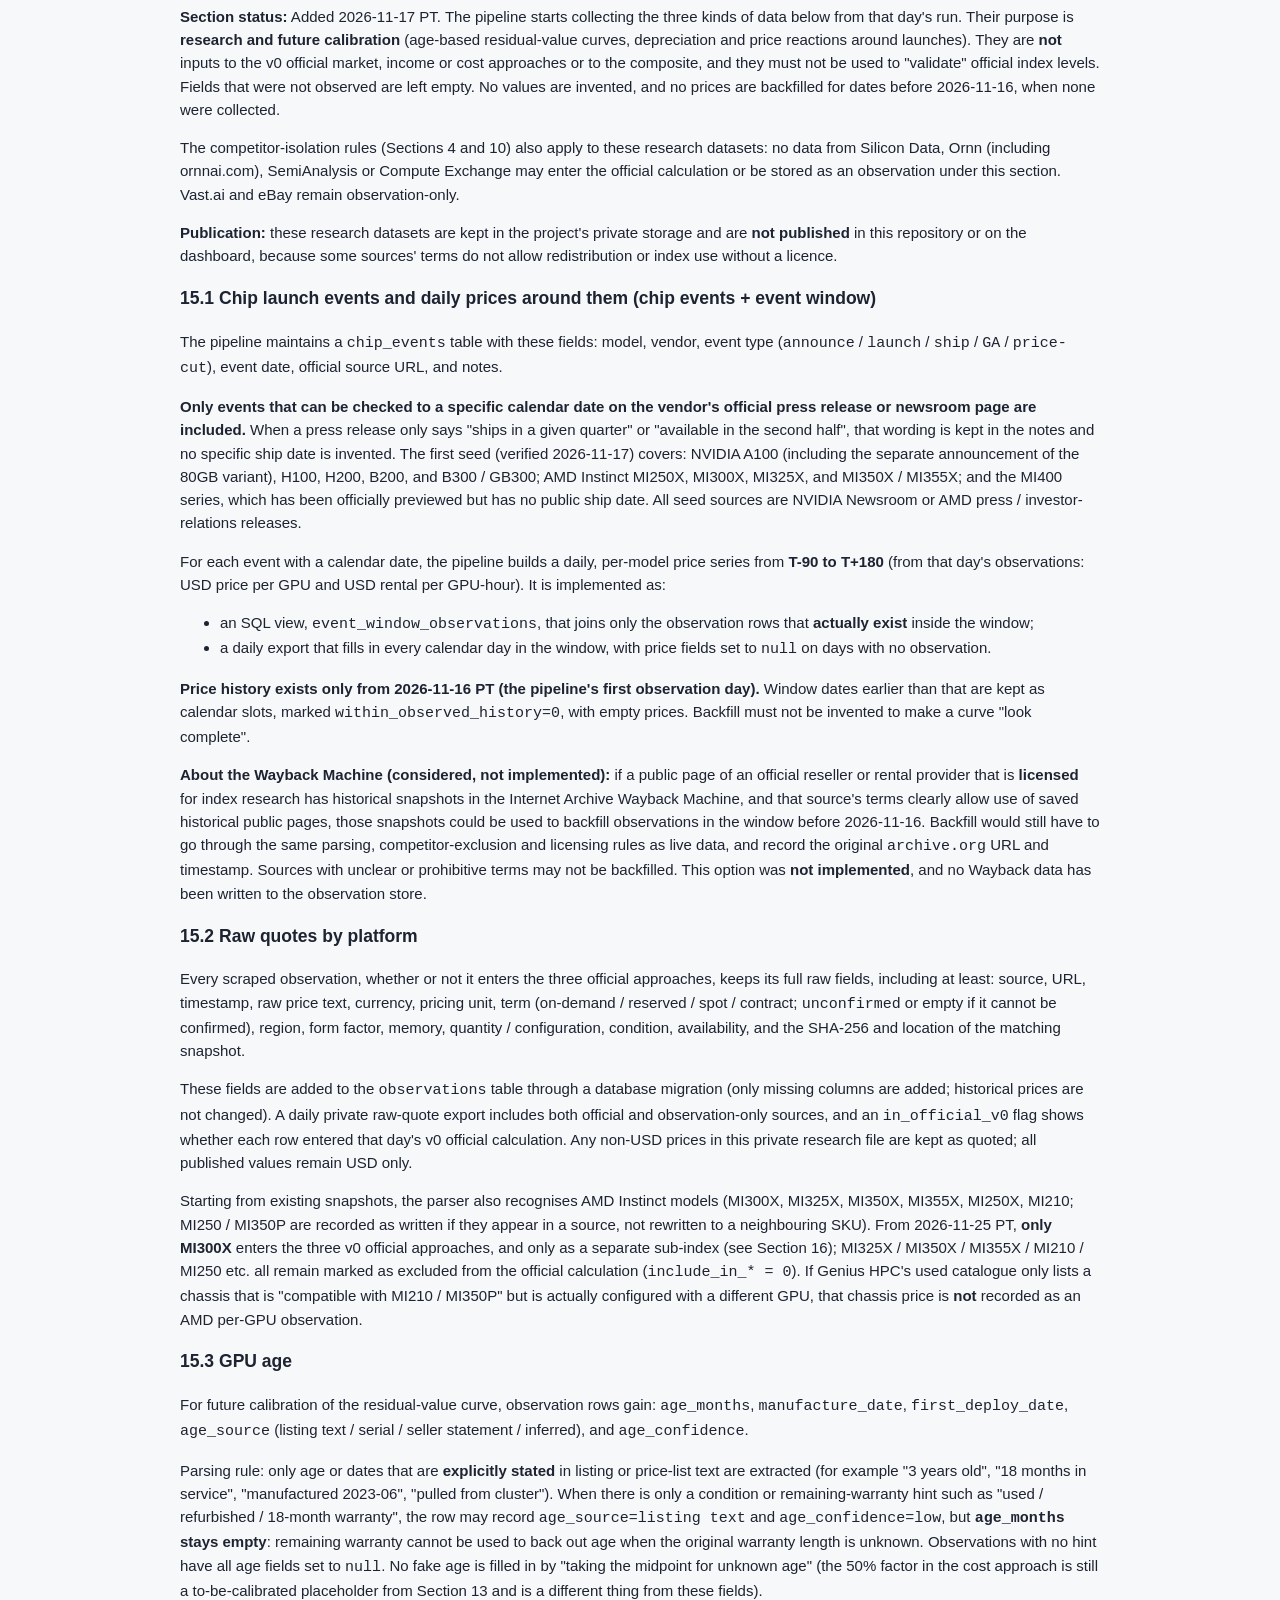
<file: docs/methodology.html>
<!doctype html>
<html lang="en"><head><meta charset="utf-8">
<meta name="viewport" content="width=device-width, initial-scale=1">
<title>ComputeNAV Methodology v0</title>
<link rel="stylesheet" href="assets/style.css">
<style>main{max-width:960px} main table{display:block;overflow-x:auto;background:#fff;border:1px solid var(--line)} blockquote{background:var(--warnbg);border-left:4px solid #f0b54a;margin:12px 0;padding:8px 14px}</style>
</head><body>
<header class="banner" role="note"><div class="banner-row">
<span class="pill">High-school student research project</span>
<span class="pill">Indicative data only</span>
<span class="pill">Not investment advice</span></div></header>
<main><p><a href="index.html">← Back to dashboard</a></p>
<h1 id="computenav-ai-nav-index-methodology-v0">ComputeNAV / AI NAV Index Methodology v0</h1>
<blockquote>
<p><strong>Public copy note:</strong> This document is an English translation of the project's internal methodology_v0.md (2026-11-16 PT; section 9.1 added 2026-11-24 PT; section 16 on the separate AMD Instinct MI300X sub-index added 2026-11-25 PT). To respect data licences, this public version removes the Vast.ai figures, the eBay asking prices relayed by Mulligan, and private storage paths. All prices are shown in USD only (non-USD sources are converted at the day's FX rate), and individual listing / price-list values in Section 4 are replaced by USD ranges over at least 3 observations. Everything else is unchanged in substance. The public dashboard's daily calculation follows the "source admission criteria" in Section 10 and <strong>does not use Vast.ai data</strong>. In addition, the public data does not publish any method value with fewer than 3 observations (see the repository README). High-school student research project. Indicative data only. Not investment advice.</p>
</blockquote>
<p><strong>Document status:</strong> Draft for review; not an effective benchmark document<br />
<strong>Version:</strong> v0.1-draft<br />
<strong>Date:</strong> 2026-11-16 (Pacific Time, PT); section 9.1 added 2026-11-24 PT; section 16 added 2026-11-25 PT<br />
<strong>Preparation note:</strong> This document is based on same-day tests of public data sources from an isolated environment (HTTP GET/POST, no login and no circumvention). All prices and counts are the results captured that day. Listing prices not verified as transactions are always labelled "listed" and are never treated as realized transactions. Parameters that have not been calibrated are always labelled <strong>to-be-calibrated</strong>; no values are invented.</p>
<hr />
<h2 id="1-index-definition">1. Index definition</h2>
<p><strong>ComputeNAV</strong> (also called the AI NAV Index) is a daily index of <strong>realizable net asset value (NAV)</strong> for in-service GPUs treated as assets, by "model × age". Its core question is:</p>
<blockquote>
<p>Roughly how many US dollars could one in-service data-center GPU of a given model and age (or one standardized system) be realized for today in an orderly secondary market?</p>
</blockquote>
<p>NAV here is on a <strong>liquidation basis</strong>, closer to the appraisal concept of <strong>Orderly Liquidation Value (OLV)</strong>. It is not:</p>
<ul>
<li>what a rental / compute-rate index answers ("how much does one hour cost");</li>
<li>an "income-approach fair value" obtained only by discounting future rents;</li>
<li>and certainly not an accounting carrying amount / book value.</li>
</ul>
<p>The official reading of the index is <strong>USD per GPU card</strong>; where necessary a "system-derived per-card price" and a "quick-sale floor" are published alongside. Transaction observations and listing observations are <strong>stored separately, labelled separately and disclosed separately</strong>; they must never be blended into one unlabelled average.</p>
<p><strong>Design principles:</strong></p>
<ol>
<li><strong>Market approach first.</strong> Observable secondary-market sold transactions are preferred; listings are only a secondary input and must always be labelled.  </li>
<li><strong>Three-approach cross-check.</strong> The market approach, the income approach (discounting net cash flows from public rents over the remaining life) and the cost approach (new-card reference price × age depreciation) are computed side by side. When their divergence exceeds a threshold a quality flag is raised, instead of silently substituting a single source.  </li>
<li><strong>Auditable.</strong> Daily raw snapshots carry a timestamp and SHA-256; parsing is separated from fetching; after a methodology change the full history can be recomputed from snapshots.  </li>
<li><strong>Neutral.</strong> The index administrator does not trade, make markets, underwrite, or offer residual-value swaps or loan underwriting.  </li>
</ol>
<hr />
<h2 id="2-scope-v0">2. Scope — v0</h2>
<table>
<thead>
<tr>
<th>Item</th>
<th>v0 scope</th>
<th>Explicitly out of v0 scope</th>
</tr>
</thead>
<tbody>
<tr>
<td>Models</td>
<td>NVIDIA H100 (SXM / PCIe; NVL is a separate observation bucket and is not yet in the composite; whether to merge it into H100 is <strong>to-be-calibrated</strong>) and NVIDIA A100 (40GB / 80GB; SXM / PCIe in separate buckets); plus a <strong>separate sub-index</strong> for AMD Instinct MI300X (OAM, 192 GB; see Section 16)</td>
<td>H200, B200, B300, GB200/GB300, other AMD Instinct models (MI325X / MI350X / MI355X / MI210 / MI250 etc. remain research observations only), consumer GPUs. MI300X is <strong>not</strong> part of the NVIDIA composite</td>
</tr>
<tr>
<td>Unit</td>
<td>Realizable value per card (USD/card)</td>
<td>Unsplit racks, non-standardized full-rack NVL72</td>
</tr>
<tr>
<td>Geography</td>
<td>Mainly publicly available USD quotes or quotes convertible at the day's FX rate; original currency and tax basis are recorded</td>
<td>No claim of covering transactions in all jurisdictions worldwide</td>
</tr>
<tr>
<td>Frequency</td>
<td>Target: one official reading per business day; the v0 data collector runs daily</td>
<td>Intraday real-time NAV</td>
</tr>
<tr>
<td>Age</td>
<td>Output by "model × form factor × memory × age bucket"; when age is missing the observation goes into an "age unknown" bucket — <strong>age is never guessed</strong></td>
<td>Treating unknown age as new or as average age</td>
</tr>
<tr>
<td>Condition</td>
<td>New, refurbished, used-tested, untested, parts only; bucketed separately</td>
<td>Blending conditions without disclosure</td>
</tr>
</tbody>
</table>
<p>The composite index is weighted by installed base; the weight source and values are <strong>to-be-calibrated</strong>. Until the weights are set, only per-model sub-indices are published, not a falsely precise composite level.</p>
<hr />
<h2 id="3-competitor-comparison">3. Competitor comparison</h2>
<p><strong>Residual value / NAV is no longer an empty space.</strong> In 2026 at least three firms have extended from rental indices into residual value, collateral or hedging. ComputeNAV's differentiation is not "being the first to talk about residual value" but: <strong>an asset-level, auditable NAV with a public methodology, based primarily on observable secondary-market liquidation (OLV), whose administrator neither trades nor underwrites.</strong></p>
<p>All statements below were checked against the original pages opened on 2026-11-16, not second-hand summaries.</p>
<h3 id="31-silicon-data-gpu-residual-value">3.1 Silicon Data — GPU Residual Value</h3>
<ul>
<li><strong>Launch:</strong> 2026-08-24 (press release time 13:30 GMT). Source: <a href="https://www.einpresswire.com/article/936056292/silicon-data-launches-monthly-gpu-residual-value-benchmarks-for-ai-infrastructure-finance">EIN Presswire press release</a>.  </li>
<li><strong>Coverage:</strong> Monthly fair values for H100, A100 and B200, for asset-backed financing, fleet planning and mark-to-market. Same press release.  </li>
<li><strong>Method:</strong> The product page describes a <strong>continuous DCF</strong>: months 0–36 use the GPU Forward Curve rents; after month 36 a compounding tail decay is applied to the last forward value; utilization decays exponentially as (k \cdot e^{-rt}); operating cost uses a global blended fixed ratio; residual values are recomputed when the forward curve moves. Source: <a href="https://www.silicondata.com/products/gpu-residual-value">product page</a>.  </li>
<li><strong>Nature:</strong> "Fair value implied by future rents", not a realizable NAV based mainly on secondary transactions. The press release says each estimate represents a GPU's "depreciated value implied by the net rental income it is expected to generate over its remaining useful life".  </li>
<li><strong>Governance:</strong> The rental-index governance document states alignment with the IOSCO Principles for Financial Benchmarks. Source: <a href="https://www.silicondata.com/documents/silicon-data-index-governance.pdf">governance PDF</a>. Some residual-model details are public in the product FAQ, but parameters needed for a fully reproducible formula (decay rate, initial utilization, operating-cost ratio, etc.) are portal-only; this document does not guess them.</li>
</ul>
<h3 id="32-ornn-residual-value-swap-and-depreciation-curves">3.2 Ornn — Residual Value Swap and Depreciation Curves</h3>
<ul>
<li><strong>GPU Value Protection / Residual Value Swap (RVS):</strong> Page dated 2026-01-25. The product guarantees a minimum sale price for a GPU at a future date; the holder may choose to sell at the agreed price. The text uses both "quarterly premium" and "upfront premium", an internal inconsistency this document does not reconcile. Source: <a href="https://ornn.com/insights/residualvalue">Ornn insights page</a>. This is a <strong>risk-underwriting / swap product</strong>, not a public liquidation NAV index.  </li>
<li><strong>Depreciation Curves:</strong> On 2026-11-10 Ornn's official account posted that it is "modeling GPU hardware values from A100 to GB300 using real transaction data", and that the curves can give lenders and fleet operators a basis for estimating residual value. Source: <a href="https://x.com/OrnnExchange/status/2120258550488338902">original post on X</a> (timestamp: 2026-11-10, 8:53 PM; the post links to <a href="https://data.ornn.com/analytics">data.ornn.com/analytics</a>).  </li>
<li><strong>Transparency:</strong> On opening the analytics and methodology pages, <strong>no</strong> independently reproducible Depreciation Curves formula, sample definition or rule separating transactions from listings was found. Ornn only states that it uses "real transaction data"; the methodology is not fully public. The OCPI rental-transaction index itself has a public methodology (<a href="https://data.ornn.com/methodology">data.ornn.com/methodology</a>); OCPI's transparency should not be extrapolated to the Depreciation Curves.</li>
</ul>
<h3 id="33-liquid-compute-lci-puts-and-portfolio-marks">3.3 Liquid Compute — LCI puts and portfolio marks</h3>
<ul>
<li>An October 2026 insight article says <strong>cash-settled puts on the LCI (Liquid Compute Index)</strong> can set a floor on compute rates and thereby price residual / re-leasing risk, and says "If you're a lender with a GPU book, we can put a mark on it and a hedge around it." Source: <a href="https://liquidcompute.com/insights/hedging-when-credit-tightens">Hedging when credit tightens</a>.  </li>
<li>The "advance rate raised from 65% to 85%" in the same article is <strong>illustrative</strong>, not a disclosed market statistic. LCI values, history and methodology are not visible on public pages.  </li>
<li>The article states that Liquid Compute is not the counterparty to these OTC options, and that the derivatives exchange (PMEX) is awaiting CFTC DCM/DCO designation. This is a <strong>hedging and marking service</strong>, not an independent, public, auditable realizable-NAV index.</li>
</ul>
<h3 id="34-how-computenav-differs-from-the-three">3.4 How ComputeNAV differs from the three</h3>
<table>
<thead>
<tr>
<th></th>
<th>Silicon Data Residual Value</th>
<th>Ornn Depreciation Curves / RVS</th>
<th>Liquid Compute LCI put / mark</th>
<th>ComputeNAV (this index)</th>
</tr>
</thead>
<tbody>
<tr>
<td>Main input</td>
<td>DCF of rental forward curve</td>
<td>Claimed transaction data (curve method not public); RVS is a floor contract</td>
<td>Rental-index puts + internal quotes/trade logs</td>
<td><strong>Secondary transactions and listings (kept separate)</strong>; rents and depreciation are cross-checks only</td>
</tr>
<tr>
<td>Value basis</td>
<td>Income-approach fair value</td>
<td>Non-public hardware value curve; RVS is a contractual floor</td>
<td>Rate floor / portfolio mark</td>
<td><strong>Realizable / OLV (liquidation-basis NAV)</strong></td>
</tr>
<tr>
<td>Granularity</td>
<td>Monthly estimate by generation</td>
<td>Curves (gated page)</td>
<td>Portfolio / trade level</td>
<td><strong>Per asset: model × form factor × memory × age</strong></td>
</tr>
<tr>
<td>Methodology</td>
<td>DCF framework public on product page; some parameters not fully given</td>
<td>Depreciation Curves method not public</td>
<td>LCI method not public</td>
<td><strong>Fully public; recomputable from snapshots</strong></td>
</tr>
<tr>
<td>Conflict-of-interest structure</td>
<td>Index company; sister company Compute Exchange trades</td>
<td>Runs index, marketplace and residual-value swaps (takes risk)</td>
<td>Runs index, matching, financing and hedging services (says it is not a principal counterparty)</td>
<td><strong>Does not trade, make markets, underwrite or lend</strong></td>
</tr>
</tbody>
</table>
<p><strong>Regulatory context (not an application status of this index):</strong> The CFTC request for comment on compute derivatives (RIN 3038-AF77, 91 FR 54259) closed on 2026-10-20. That proceeding concerns rental-price contracts and does not cover benchmarks referencing liquidation / collateral value. This leaves room for a NAV index but does not constitute any regulatory endorsement.</p>
<hr />
<h2 id="4-data-sources-and-the-2026-11-16-survey">4. Data sources and the 2026-11-16 survey</h2>
<p>Survey principle: report only what actual requests returned; if blocked, say blocked; if the sample is thin, say thin. Raw bytes, HTTP status and SHA-256, the source register and the day's price samples are kept in the project's private storage (not published with the public repository).</p>
<p><strong>Competitor data isolation (hard rule):</strong> No data from Silicon Data (including the SDH100RT / H100 rental index and GPU Residual Value), Ornn (including the Residual Value Swap, Depreciation Curves and OCPI) or SemiAnalysis may enter ComputeNAV's official calculation, neither as an input nor for parameter calibration, cross-checking or validation. Competitor information may be used only for market research and positioning statements (see Section 3) and never enters the index. Market data from Compute Exchange, a Silicon Data affiliate, likewise may not enter the official calculation. Competitor pages saved during research are kept in private research storage only; they are not written to the observation store and take no part in valuation. The pipeline enforces this by source id, registered name and URL domain.</p>
<p>Fetch window approx. 2026-11-16 19:45–20:30 PT (2026-11-17 03:45–04:30 UTC). All prices in this public document are shown in USD only. Non-USD source prices are converted to USD internally at the day's FX rate (open.er-api.com, last updated 2026-11-17 00:02:31 UTC); FX conversion is used only for comparison and is <strong>not the valuation itself</strong>.</p>
<h3 id="41-market-approach-sources-main-weight-but-zero-sold-transactions-today">4.1 Market-approach sources (main weight, but zero sold transactions today)</h3>
<p><strong>Sold transactions obtained today: 0.</strong> This is the most important fact at v0 launch and must appear as a quality flag in every trial calculation.</p>
<table>
<thead>
<tr>
<th>Source</th>
<th>Access result</th>
<th>Relevant data points today</th>
<th>Suggested role</th>
</tr>
</thead>
<tbody>
<tr>
<td>eBay active / sold pages</td>
<td>HTTP 403</td>
<td>0</td>
<td>Target primary source (sold); requires the official Browse / partner API; captcha circumvention is forbidden</td>
</tr>
<tr>
<td>eBay Browse API (no key)</td>
<td>HTTP 403</td>
<td>0</td>
<td>Same; retest after obtaining developer credentials</td>
</tr>
<tr>
<td>Genius HPC secondary catalog</td>
<td>200, HTML with fixed ex-VAT prices in a non-USD currency (converted to USD)</td>
<td>6 listed SKUs (incl. 1 DGX system) + 6 "New From" new-card prices on the same page</td>
<td>The more usable dealer listings in v0; still asks, not transactions</td>
</tr>
<tr>
<td>Creative Compute (UK)</td>
<td>200; product pages with ex-VAT prices in a non-USD currency (converted to USD)</td>
<td>3 (H100 card, A100 card, 8×A100 system)</td>
<td>Regional listings; enquiry, not an order</td>
</tr>
<tr>
<td>AnchorGPU</td>
<td>200</td>
<td>3 prices; page states <strong>orders are not open yet</strong></td>
<td>Reference listings only; weight should be very low</td>
</tr>
<tr>
<td>ServerPartsDeals 8×H100 system</td>
<td>200 (product page); <code>available=false</code></td>
<td>1 delisted / unavailable listing</td>
<td>Usable as a worked example of splitting a system into cards; <strong>not in the calculation for now</strong></td>
</tr>
<tr>
<td>Clustermelt monthly ranges</td>
<td>200</td>
<td>Low–high ranges for 6 models (main reading dated 2026-10-01)</td>
<td>Cross-check only; zero weight in the v0 official calculation</td>
</tr>
<tr>
<td>Mulligan (eBay listing tracker)</td>
<td>200</td>
<td>"Lowest ask" for 3 models (updated 2026-11-16; self-described as not transaction prices)</td>
<td>Watch only; not re-verified on eBay from this environment; zero official weight</td>
</tr>
<tr>
<td>ServerMonkey / Newegg</td>
<td>403</td>
<td>0</td>
<td>Blocked</td>
</tr>
<tr>
<td>TechMikeNY, CDW, Exxact, Thinkmate, etc.</td>
<td>200 but no usable prices in static HTML</td>
<td>0</td>
<td>Needs a licensed API or a later permitted collection method</td>
</tr>
<tr>
<td>GovDeals / GovLiquidation</td>
<td>403</td>
<td>0</td>
<td>Liquidation auctions are the ideal OLV source; unreachable today</td>
</tr>
<tr>
<td>IronPlanet</td>
<td>405</td>
<td>0</td>
<td>Blocked</td>
</tr>
<tr>
<td>HiBid / Public Surplus</td>
<td>No relevant lots</td>
<td>0</td>
<td>No H100/A100 lots found that day</td>
</tr>
<tr>
<td>americancompute.com</td>
<td>Parked page</td>
<td>0</td>
<td>Do not use</td>
</tr>
<tr>
<td>Compute Exchange</td>
<td>200, only navigation for reserved rental products</td>
<td>0 secondary sale prices</td>
<td>Silicon Data affiliate; the Section 4 competitor isolation rule applies; must not enter the official calculation</td>
</tr>
</tbody>
</table>
<p><strong>Dealer listings captured that day (all listed, not sold), USD ranges only:</strong></p>
<p>To stay consistent with the public small-sample rule, individual listing prices are not published. The ranges below are per-card dealer listings (Genius HPC used, Creative Compute refurbished, AnchorGPU) from the 2026-11-16 pipeline run (run 20261116T212104_PT, 21:21 PT), converted to USD at the day's FX rate and rounded outward to the nearest $1,000. Groups with fewer than 3 listings are not shown.</p>
<table>
<thead>
<tr>
<th>Bucket</th>
<th>Listings (n)</th>
<th>USD range per card</th>
</tr>
</thead>
<tbody>
<tr>
<td>H100 SXM</td>
<td>2</td>
<td>not shown (n &lt; 3)</td>
</tr>
<tr>
<td>H100 PCIe</td>
<td>3</td>
<td>$12,000 – $21,000</td>
</tr>
<tr>
<td>A100 80GB</td>
<td>4</td>
<td>$5,000 – $10,000</td>
</tr>
<tr>
<td>A100 40GB</td>
<td>0</td>
<td>—</td>
</tr>
<tr>
<td>H100 NVL 94GB</td>
<td>1</td>
<td>not shown (n &lt; 3)</td>
</tr>
</tbody>
</table>
<ul>
<li>8-GPU systems (Genius HPC DGX H100, Creative Compute 8×A100, ServerPartsDeals Dell XE9680 8×H100 — the last one <strong>currently unavailable</strong>): system prices are not published. Simply dividing a system price by 8 is not a per-card price: CPUs, memory (e.g. 32×64GB DDR5), chassis and power supplies must be deducted before a system can enter a per-card bucket — <strong>this document does not give an uncalibrated deduction</strong>.  </li>
<li>eBay lowest asks relayed by Mulligan: <strong>removed from the public version</strong> (the data derives from eBay listings and inherits eBay's and Mulligan's terms of use; not published without authorization).  </li>
</ul>
<p>On the same day, under the same "used H100 PCIe / SXM" label, European dealer ex-VAT listings, UK enquiry prices, US reference prices and third-party eBay asks are <strong>extremely dispersed</strong>. v0 must not squeeze these into one "market price" by simple averaging. This is exactly why observations must be separated by source, by currency and tax basis, and by executability, while waiting for transaction samples.</p>
<h3 id="42-income-approach-sources-public-rents">4.2 Income-approach sources (public rents)</h3>
<p>Rents are an upstream input to NAV, not a competing substitute. Today this layer is <strong>clearly thicker than the market approach</strong>.</p>
<table>
<thead>
<tr>
<th>Source</th>
<th>Result</th>
<th>H100/A100 observations today</th>
<th>Role and limits</th>
</tr>
</thead>
<tbody>
<tr>
<td>Vast.ai public pricing feed</td>
<td>200, JSON, updated 2026-11-17T03:30:23Z</td>
<td>min / p10 / median / available count for 5 models, each with up to 90 days of history</td>
<td>Market-style listed rental statistics. <strong>Licence statement: use in an index, benchmark or derivative data product requires a data licence from data@vast.ai.</strong> Research citation requires attribution. Also: the feed labels A100 SXM4 vram as 80GB, but some offers in bundles have <code>gpu_ram=40960</code>; offer-level memory must take precedence.</td>
</tr>
<tr>
<td>Vast.ai bundles API (keyless POST)</td>
<td>200; GET 400, PUT 404</td>
<td>(Vast.ai details removed from the public version: licence pending)</td>
<td>Provides per-offer rent, memory and location. H100 is thin in this sample. Subject to the same data licence.</td>
</tr>
<tr>
<td>RunPod GraphQL <code>gpuTypes</code> (usable without a key this time)</td>
<td>200</td>
<td>6 relevant gpuTypes, incl. Community / Secure / term prices</td>
<td>Cloud provider price list. Community and Secure must be kept separate. Keyless access is not guaranteed in future.</td>
</tr>
<tr>
<td>Lambda public pricing page</td>
<td>200 (official instance-types API returns 401)</td>
<td>Multiple instance and 1-Click Cluster prices</td>
<td>Price list; reserved cluster unit prices are higher than single-card instances and must be separated by term.</td>
</tr>
<tr>
<td>DigitalOcean, CoreWeave, Crusoe, Nebius, Together, Hyperstack, Modal, Voltage Park, Massed Compute</td>
<td>Mostly 200</td>
<td>~20+ parseable H100/A100 list prices</td>
<td>Forms the neocloud panel. 8-card node prices must be divided by card count and recorded. Some pages show "from / reserved / spot" at the same time; prices whose term is <strong>unconfirmed</strong> must not be mixed.</td>
</tr>
<tr>
<td>AWS p5 / GCP / Azure pages</td>
<td>200 but no usable USD unit price parsed</td>
<td>0 usable unit prices (AWS only parsed p5 specs: p5.4xlarge = 1×H100)</td>
<td>Important but incomplete; switch to each cloud's official pricing API; hyperscaler unit prices <strong>must not be invented</strong>.</td>
</tr>
<tr>
<td>GPUHosted prices.json</td>
<td>200, but file updated 2026-08-25</td>
<td>No usable same-day model prices</td>
<td>Zero official weight</td>
</tr>
</tbody>
</table>
<p><strong>Rental samples (all list prices or market asks, not executed long-term contract transactions unless the source says otherwise):</strong></p>
<ul>
<li>Vast.ai medians: <strong>removed from the public version</strong> (use of Vast.ai data in an index / redistribution requires a data licence, data@vast.ai).  </li>
<li>Individual price-list values are not published. The ranges below cover the on-demand / list rents admitted to the income approach in the 2026-11-16 pipeline run (run 20261116T212104_PT; Vast.ai excluded; reserved, spot and unclear-term prices excluded), normalized to USD per GPU-hour (8-GPU node prices divided by 8; per-second prices converted to hours) and rounded outward to $0.10.</li>
</ul>
<table>
<thead>
<tr>
<th>Bucket</th>
<th>Rents (n)</th>
<th>USD range per GPU-hour</th>
</tr>
</thead>
<tbody>
<tr>
<td>H100 SXM</td>
<td>11</td>
<td>$1.80 – $6.20</td>
</tr>
<tr>
<td>H100 PCIe</td>
<td>3</td>
<td>$1.90 – $2.80</td>
</tr>
<tr>
<td>A100 80GB</td>
<td>9</td>
<td>$1.10 – $3.20</td>
</tr>
<tr>
<td>A100 40GB</td>
<td>4</td>
<td>$1.00 – $2.10</td>
</tr>
</tbody>
</table>
<p>Public asks for the same H100 SXM differ several-fold between sources and source types (see the range above). The income approach must be stratified by <strong>source type (market-style vs price list vs reserved)</strong> and must not be merged into one unlabelled "rent".</p>
<h3 id="43-cost-approach-sources-new-card-anchors-depreciation-lives-credit-terms">4.3 Cost-approach sources (new-card anchors, depreciation lives, credit terms)</h3>
<table>
<thead>
<tr>
<th>Source</th>
<th>Result</th>
<th>Use</th>
</tr>
</thead>
<tbody>
<tr>
<td>Genius HPC "New From"</td>
<td>Same page as used: one ex-VAT "New From" price each for H100 PCIe, H100 SXM, A100 80GB PCIe and A100 80GB SXM, in a non-USD currency (converted to USD; individual values not published, n = 1 per bucket)</td>
<td><strong>Interim</strong> new-card reference. This is one European dealer's "new from" price, not NVIDIA's official MSRP and not a US channel price.</td>
</tr>
<tr>
<td>CDW / Newegg and other US channels</td>
<td>No usable unit price obtained (403 or unparseable)</td>
<td>Official US new-card reference <strong>still to be added</strong></td>
</tr>
<tr>
<td>CoreWeave Form 10-K (FY2025, filed 2026-03-02, accession no. 0001769628-26-000104)</td>
<td>"Technology equipment" straight-line depreciation over <strong>6 years</strong> (changed from 5 to 6 years effective 2023-01-01). DDTL facilities finance purchases of compute equipment, secured by first-priority pledges of subsidiary equity and substantially all assets. <strong>No</strong> numeric LTV / advance rate was found in the excerpts searched.</td>
<td>Anchor for accounting useful life and equipment-financing structure. 6 years is a book life, not an economic residual curve.</td>
</tr>
<tr>
<td>IREN Ltd Form 10-K (fiscal year ended 2026-06-30, filed 2026-08-27, accession no. 0001878848-26-000052)</td>
<td>Pledged GPU assets are depreciated straight-line over an estimated useful life of <strong>5 years</strong>. GPU Financing: financing for <strong>100%</strong> of purchase price, structured as 24- and 36-month leases. Net carrying amount of GPUs and related infrastructure held and pledged by IE US Hardware 3, LLC at 2026-06-30: <strong>$1,487.1 million</strong>.</td>
<td>Another issuer's 5-year life anchor, plus public GPU-secured financing terms. 100%-of-purchase-price lease financing is <strong>not the same as</strong> an ordinary secured-loan LTV.</td>
</tr>
<tr>
<td>Applied Digital 10-K</td>
<td>PPE table shows networking/electrical/software at 3–5 years etc., <strong>no separate GPU useful-life line</strong></td>
<td>Not used as a GPU life default</td>
</tr>
</tbody>
</table>
<p>All cost-approach parameters (new-card price, residual rate, life, residual floor) are <strong>to-be-calibrated</strong>. CoreWeave's 6 years and IREN's 5 years only show that "issuer accounting policies are not uniform"; they cannot be written in as the index's official life.</p>
<hr />
<h2 id="5-valuation-approaches-and-formulas">5. Valuation approaches and formulas</h2>
<p>Each day, for every standard bucket ( b = ) (model, form factor, memory, age bucket, condition bucket), three candidate values are computed in parallel and then combined into the official NAV under the rules of Section 8. The currency unit is always <strong>USD/card</strong>. Foreign currencies are first converted at the FX source published for the valuation date (v0 suggests an archivable public mid rate, with source and time stated in the release notes), and the original-currency amount is retained.</p>
<h3 id="51-market-approach-main-weight">5.1 Market approach — main weight</h3>
<p>Observations in bucket ( b ) are first normalized per Section 6, then outliers are handled per Section 7, and then the following are computed separately:</p>
<p>[
M^{sold}<em>{b,t} = \mathrm{WeightedMedian}\bigl({p</em>{i,t}^{sold}}\bigr)
]</p>
<p>[
M^{list}<em>{b,t} = \mathrm{WeightedMedian}\bigl({p</em>{j,t}^{list}}\bigr)
]</p>
<p>[
M_{b,t} = \frac{w^{sold} M^{sold}<em>{b,t} + w^{list} M^{list}</em>{b,t}}{w^{sold} + w^{list}}
]</p>
<p>where ( w^{sold} &gt; w^{list} \ge 0 ); the exact values are <strong>to-be-calibrated</strong>. If the number of transactions on the day (or in the rolling window; window length <strong>to-be-calibrated</strong>) is 0, ( M^{sold} ) is recorded as missing, and listing prices must not be passed off as transaction prices. ( M_{b,t} ) may temporarily equal ( M^{list}_{b,t} ), but the bucket must then carry a <strong>"listings-only"</strong> quality flag and its weight in the composite must be reduced (down-weighting rule <strong>to-be-calibrated</strong>).</p>
<p>Weights may consider source credibility, executability, whether tax/shipping is included, and sample size; the scheme is <strong>to-be-calibrated</strong>. v0 suggests at least separating "non-executable reference prices" (such as catalog prices for which ordering is not yet open) from "dealer listings available on enquiry".</p>
<h3 id="52-income-approach-cross-check">5.2 Income approach — cross-check</h3>
<p>[
I_{b,t} = \sum_{k=1}^{K_b} \frac{r_{b,t,k}\cdot H_k\cdot u_{b,t,k} - c_{b,t,k}}{(1 + d_{t,k})^{\tau_k}} + \frac{TV_{b,t}}{(1+d)^{T_b}}
]</p>
<ul>
<li>( r_{b,t,k} ): expected realizable rent in period ( k ) (USD/GPU-hour), from the public rental panel, stratified by source type. The forward shape is <strong>to-be-calibrated</strong> (a term structure, or a decay applied to observed rents, may be used, but other vendors' non-public parameters must not be copied before calibration).  </li>
<li>( H_k ): hours in the period (calendar hours or rentable hours; definition <strong>to-be-calibrated</strong>).  </li>
<li>( u_{b,t,k} ): utilization, <strong>to-be-calibrated</strong>. Must not be assumed to be 100%.  </li>
<li>( c_{b,t,k} ): operating costs such as power, rack space and operations, <strong>to-be-calibrated</strong>. The assumption that "a single global ratio is necessarily right" is not adopted; a disclosable base scenario may be used first, together with sensitivity ranges.  </li>
<li>( d ): discount rate, <strong>to-be-calibrated</strong>.  </li>
<li>( T_b ) / ( K_b ): remaining economic life, <strong>to-be-calibrated</strong> (accounting lives are reference only).  </li>
<li>( TV ): terminal value, <strong>to-be-calibrated</strong>; it may also be set to zero with a shorter life, but this must be fixed and disclosed in the methodology.</li>
</ul>
<p>In ComputeNAV the income approach serves as a <strong>cross-check and supplement when samples are insufficient</strong>, not as the primary definition of the official NAV. If the divergence between ( I_{b,t} ) and ( M_{b,t} ) exceeds a threshold (threshold <strong>to-be-calibrated</strong>), both are disclosed on publication together with possible reasons (e.g. a new generation launching so that used prices lag, or different liquidity in the rental and secondary markets).</p>
<h3 id="53-cost-approach-anchor-and-bounds">5.3 Cost approach — anchor and bounds</h3>
<p>[
C_{b,t} = P^{new}_{m(b),t} \cdot D_m(a_b) \cdot \gamma^{cond}_b \cdot \gamma^{complete}_b
]</p>
<ul>
<li>( P^{new} ): new-card reference price for the same model, form factor and memory. Source priority <strong>to-be-calibrated</strong>; until US channel prices are available, a single dealer's "New From" price may only be used as a scenario anchor, not as the official ( P^{new} ).  </li>
<li>( D_m(a) ): depreciation function of age ( a ); its form (straight-line, declining balance, or a piecewise market-calibrated curve) is <strong>to-be-calibrated</strong>. Accounting lives (e.g. one issuer's 5 or 6 years) are only used to set scenarios and do not automatically equal ( D ).  </li>
<li>( \gamma^{cond} ), ( \gamma^{complete} ): adjustments for condition and for missing modules/accessories, <strong>to-be-calibrated</strong>. They must not silently default to 1 without disclosure.</li>
</ul>
<p>The cost approach is mainly used to give a reasonable range, to stop a few abnormal listings from pulling the index away, and to provide an explainable placeholder when the market approach is completely empty (placeholders must carry a flag).</p>
<h3 id="54-combination-within-a-bucket">5.4 Combination within a bucket</h3>
<p>[
\mathrm{NAV}<em>{b,t} = w^M</em>{b,t} M_{b,t} + w^I_{b,t} I_{b,t} + w^C_{b,t} C_{b,t}
]</p>
<p>Constraint: ( w^M + w^I + w^C = 1 ), and when transaction samples are sufficient ( w^M ) should be significantly larger than the other two. Weights may adjust dynamically with sample size; the adjustment formula is <strong>to-be-calibrated</strong>. During the launch period with zero transactions, the administrator may:</p>
<ul>
<li>publish only an "indicative NAV", or  </li>
<li>publish the three component values without combining them into a single point, or  </li>
<li>combine them into a single point but state "no transactions, indicative" at the top of the page.</li>
</ul>
<p>v0 suggests that until continuous transaction samples reach the minimum standard set by the committee (<strong>to-be-calibrated</strong>), <strong>all three components M / I / C are published daily</strong>, and any combined point that is published is always labelled indicative.</p>
<hr />
<h2 id="6-normalization">6. Normalization</h2>
<p>Each raw observation is mapped to at least the following fields (missing fields are explicitly recorded as unknown; speculative back-filling is forbidden):</p>
<ol>
<li><strong>Model and architecture</strong> (H100 / A100, excluding mismatched accessories, adapters and picture-only listings).  </li>
<li><strong>Form factor</strong>: SXM / SXM5, PCIe, NVL; if undeterminable, a separate bucket.  </li>
<li><strong>Memory</strong>: 40 / 80 / 94 (NVL) GB; when sources conflict, the finer-grained field (e.g. <code>gpu_ram</code>) prevails.  </li>
<li><strong>Condition</strong>: new / refurbished / used-tested / used-unspecified / for-parts.  </li>
<li><strong>Sold vs listed vs price list vs reference</strong>.  </li>
<li><strong>Time</strong>: transaction date or fetch date, recorded in UTC; external reports also give PT.  </li>
<li><strong>Currency, whether VAT is included, whether shipping/duties are included, whether executable</strong>.  </li>
<li><strong>Unit</strong>: single card, multiple cards, full system, full node.  </li>
<li><strong>Age or year placed in service</strong> (if available); power-on hours, burn-in report (if available).</li>
</ol>
<p><strong>Splitting a system into cards:</strong></p>
<p>[
p^{card}<em>{i,t} = \frac{P^{system}</em>{i,t} - \widehat{V}^{host}_{i,t}}{N^{gpu}_i}
]</p>
<p>The method for estimating the host portion (CPU, memory, drives, NICs, chassis, power supplies, remaining warranty value) is <strong>to-be-calibrated</strong>. Until calibrated, system observations may go into a "system bucket" or an appendix only; <strong>"total price / number of cards" must not be written directly into the official per-card NAV</strong>. The ServerPartsDeals and Creative Compute / Genius HPC system samples in this document are exactly why this deduction is needed.</p>
<p><strong>Rent normalization:</strong> Always USD per GPU-hour; 8-card node prices divided by 8; state on-demand / reserved / spot / community / secure; reserved terms must not be mixed with on-demand prices without adjustment.</p>
<p><strong>Duplicates and abnormal units:</strong> Repeated fetches of the same SKU from the same merchant are de-duplicated; obvious accessories, software licences, rental deposits and prices inconsistent with the title are marked reject and kept in the raw store.</p>
<hr />
<h2 id="7-outlier-rules">7. Outlier rules</h2>
<p>Rules are <strong>to-be-calibrated</strong>. The v0 intent (not yet frozen) is as follows and must be confirmed in writing by the index committee before implementation:</p>
<ul>
<li>Within each bucket's rolling window, estimate robust dispersion of log prices (e.g. interquartile range or median absolute deviation).  </li>
<li>Observations beyond the median ± ( k ) times the dispersion are down-weighted or removed; ( k ) is <strong>to-be-calibrated</strong>.  </li>
<li>Removal or down-weighting must be reversible: raw points remain archived and can be restored on recomputation.  </li>
<li>Points must not be deleted by hand because they "look too cheap or too expensive"; if human judgement is used it must be recorded as expert judgement per Section 10.  </li>
<li>Structural differences across sources (e.g. European ex-VAT dealer prices vs US asks including platform fees) should be normalized first before judging outliers, so that basis differences are not mistaken for anomalies.</li>
</ul>
<hr />
<h2 id="8-composite-index-residual-value-curve-and-quick-sale-floor">8. Composite index, residual value curve and quick-sale floor</h2>
<h3 id="81-composite-index">8.1 Composite index</h3>
<p>[
\mathrm{NAV}^{comp}<em>t = \sum</em>{b \in \mathcal{B}<em>0} s</em>{b,t}\, \mathrm{NAV}_{b,t}
]</p>
<p>(\mathcal{B}<em>0) is the set of buckets included in the v0 composite: <strong>only</strong> NVIDIA H100 SXM, H100 PCIe, A100 80GB and A100 40GB (installed-base weights are still <strong>to-be-calibrated</strong>; the current code publishes the equal-weight mean of these four). ( s</em>{b,t} ) is the in-service installed base or a publicly available proxy weight; source and update frequency <strong>to-be-calibrated</strong>. Until the weights are ready, the composite level is calculated with equal-weight placeholders and labelled to-be-calibrated.</p>
<p><strong>AMD Instinct MI300X and the Southeast Asia GPU basket are separate sub-indices and are not in (\mathcal{B}_0).</strong> They use the same three approaches and publication guards as the NVIDIA sub-indices but do not enter the composite, so the NVIDIA composite history stays continuous. In the code this corresponds to <code>COMPOSITE_KEYS</code> / <code>composite_members</code>, kept apart from <code>OFFICIAL_INDEX_KEYS</code> (which includes MI300X) and the SEA basket key.</p>
<h3 id="82-residual-value-curve">8.2 Residual value curve</h3>
<p>For each model ( m ), the (\mathrm{NAV}_{m,a,t}) values of the age buckets are joined into a curve, and the ratio to the new-card price may be published alongside:</p>
<p>[
R_{m}(a,t) = \frac{\mathrm{NAV}<em>{m,a,t}}{P^{new}</em>{m,t}}
]</p>
<p>Observations of unknown age do not enter curve points and only appear in an "unknown age" note. When samples are insufficient the curve should be shown as ranges or discontinuous points; smoothing functions must not be used to fill in false precision.</p>
<h3 id="83-90-day-quick-sale-floor">8.3 90-day quick-sale floor</h3>
<p>For the liquidation scenario of "must be realized within about 90 days", define:</p>
<p>[
F_{b,t} = q_{b,t} \cdot \mathrm{NAV}_{b,t}
]</p>
<p>The discount factor ( q ) is <strong>to-be-calibrated</strong> (it can be estimated from model liquidity, the recent spread between transactions and listings, or observed quick-sale transactions). Before calibration, a single floor point may be withheld and only the method described. An empirically unsupported round percentage must not be written in as the official floor.</p>
<hr />
<h2 id="9-data-integrity-audit-trail">9. Data integrity / audit trail</h2>
<p>The daily pipeline has two non-overlapping stages:</p>
<ol>
<li><strong>Ingest.</strong> For each authorized source: save the raw response bytes (or the licensed API payload), final URL, HTTP status, fetch time (UTC), non-secret request headers, and the <strong>SHA-256</strong> of the raw bytes. Old snapshots are kept after website redesigns.  </li>
<li><strong>Parse / calculate.</strong> The parser version is written into every normalized record. After a change to the calculation method or parsing rules, <strong>all affected series must be recomputed</strong> from historical snapshots, and the change log must publish old values, new values and the reason.</li>
</ol>
<p>Any day's official NAV should be traceable to: (a) the list of normalized observations that entered the calculation and their weights; (b) the hashes of the corresponding raw snapshots; (c) the methodology version in force at the time. The index administrator does not modify archived raw snapshots. If a source later deletes a page, the archived snapshot still prevails, with a note that "the source page may have changed".</p>
<p>The target location for v0 code and archives is storage controlled by the index administrator (the survey files for this round are kept in the project's private storage). A production retention period of no less than <strong>seven years</strong> is suggested (aligned with common benchmark governance practice and record-keeping periods in some issuers' governance documents); the final period is <strong>to be confirmed by the committee</strong>.</p>
<h3 id="91-source-outage-and-jump-publication-guard">9.1 Source-outage and jump publication guard</h3>
<p>A single official-source outage must not move a published NAV. For each model, the pipeline compares the number of valid valuation legs today (market / income / cost, each present when it has at least <code>MIN_LEG_SAMPLE_N = 1</code> official observation) with the most recent normal (non-carried) run. This completeness threshold is distinct from the public small-sample hide rule (<code>MIN_SAMPLE_N = 3</code> in <code>export_public.py</code>): H100 SXM typically has <code>market_n = 1</code> and <code>cost_n = 1</code> on a normal day, so a threshold of 3 would treat every normal day as degraded.</p>
<p>If today is missing legs that the last normal run had — especially when only one approach remains — the degraded NAV is not published. The last normal NAV is carried forward, the point is marked <code>stale</code> / <code>carried_forward=true</code>, the missing legs and failed official sources are recorded, and the point is dropped from the day-over-day change calculation. The same carry-forward applies when a day-over-day move exceeds <code>JUMP_GUARD_PCT = 25%</code> and coincides with an official source failure (an official contributor in <code>SOURCE_PLAN</code> that is not observation-only and that failed or was skipped). The composite is never computed from a degraded model value: any carried model NAV is used in its place, and the composite itself is marked stale. A later run on the same as-of date must not overwrite an earlier, better result (more official sources, or more complete legs) in <code>daily_index</code> or in <code>history.json</code>.</p>
<hr />
<h2 id="10-governance">10. Governance</h2>
<p>ComputeNAV's governance aims to <strong>align with</strong> the requirements of the IOSCO Principles for Financial Benchmarks that are relevant to this project, in particular: clarity of benchmark design, data sufficiency and hierarchy, transparency, separation of conflicts of interest, change and cessation, accountability and complaints. This alignment is a <strong>self-declaration</strong>; it does not mean external certification has been completed or that the project is a regulated benchmark administrator.</p>
<p><strong>Proposed structure (people and charter to be established):</strong></p>
<ul>
<li><strong>Index Committee:</strong> Responsible for methodology approval, parameter calibration, exception handling, source admission and exit, and quality-flag policy. Meetings should have written minutes.  </li>
<li><strong>Operations and technology function:</strong> Responsible for collection, parsing, calculation and publication; separate from the committee.  </li>
<li><strong>Conflicts of interest:</strong> The index administrator does not trade the underlying assets, make markets in ComputeNAV derivatives, underwrite residual value, or make loans priced off this index. Any future related data-licensing or distribution agreements must be publicly disclosed.  </li>
<li><strong>Methodology changes:</strong> Routine parameter recalibration should be distinguished from structural revisions. Structural revisions should be announced in advance (lead time <strong>to-be-calibrated</strong>) and, where possible, run in parallel first. Emergency fixes (obvious errors) may be corrected first and announced afterwards, but the audit trail must be kept.  </li>
<li><strong>Expert judgement:</strong> Used only for missing data, source outages, or classification problems that clearly cannot be handled automatically; each judgement records the reason, person and time, and where possible an estimate of its impact on the index.  </li>
<li><strong>Complaints and corrections:</strong> A public contact channel should be provided; verified calculation errors should be corrected in the historical values and announced.</li>
</ul>
<p>Source admission criteria (<strong>to be refined</strong>): legally obtainable, archivable, fields sufficient for normalization, acceptable ongoing availability, and a licence that permits benchmark use. The Vast.ai public feed states that index use requires a separate licence — until that licence is obtained, the feed must not enter the official calculation and may only be used as a research comparison.</p>
<hr />
<h2 id="11-known-limitations">11. Known limitations</h2>
<ol>
<li><strong>The transaction tape is almost empty.</strong> Public HTTP tests on 2026-11-16 did not capture a single sold H100/A100 transaction. Until this changes, any single-point NAV can only be indicative.  </li>
<li><strong>Listings are highly dispersed and on inconsistent bases.</strong> H100 listings from different sources on the same day can differ several-fold; some are non-executable, some ex-VAT, some full systems.  </li>
<li><strong>Age and usage intensity are generally missing.</strong> Without age, a reliable residual curve cannot be built.  </li>
<li><strong>Access restrictions.</strong> eBay, major auction houses and some dealers return 403/405 to keyless HTTP; samples must not be "thickened" by captcha circumvention or non-compliant scraping.  </li>
<li><strong>Licence restrictions.</strong> At least Vast.ai explicitly restricts use of its public pricing feed in indices/benchmarks; systematic collection from other sources must also be confirmed source by source.  </li>
<li><strong>No US new-card reference price today.</strong> The cost approach's ( P^{new} ) does not yet have a qualified US channel anchor.  </li>
<li><strong>Rents are asks / list prices, not all executed contracts.</strong> Using them in a DCF inherits model risk from utilization, operations and discount assumptions. This is also why this index does not treat the income approach as its primary definition.  </li>
<li><strong>Installed-base weights are not set.</strong> The composite is not yet available.  </li>
<li><strong>Geography, tax, shipping and warranty</strong> materially affect realizable value; v0 can only label them and cannot yet make full net-proceeds adjustments.  </li>
<li><strong>This index has not been recognized by any regulator</strong>, and must not be described as a benchmark approved by the CFTC or SEC.</li>
</ol>
<hr />
<h2 id="12-v0-roadmap-6090-days">12. v0 roadmap (60–90 days)</h2>
<p>The goal follows the same starting sequence as Silicon Data: <strong>first get the machine collecting, cleaning and archiving prices every day and build a verifiable history, then talk about distribution and contracts.</strong></p>
<table>
<thead>
<tr>
<th>Phase</th>
<th>Approx. timing</th>
<th>Content</th>
</tr>
</thead>
<tbody>
<tr>
<td>Weeks 1–2</td>
<td>Collector goes live</td>
<td>Daily snapshots of sources with confirmed licences (dealer catalogs, licensed rental APIs, periodic EDGAR searches). Complete the source register and hash archiving. Start <strong>formal authorization</strong> requests for eBay / auction data; no circumvention scraping. Contact Vast.ai and others for the required data licences.</td>
</tr>
<tr>
<td>Weeks 3–6</td>
<td>Normalization and trial calculation</td>
<td>Launch parsers, trial rules for splitting systems (parameters still in trial), the three-approach side-by-side table, and quality flags. Output component values daily without rushing to treat a combined point as official. Add US new-card reference prices. Start tracking data-quality metrics such as the "missing-age rate".</td>
</tr>
<tr>
<td>Weeks 7–12</td>
<td>Build history</td>
<td>Run continuously to a full 60 days, aiming for 90. During this period, back-filling uncollected dates to "look complete" is forbidden. The committee freezes candidate first-version weights and outlier rules and runs parallel trial calculations. If transaction samples are still very thin, keep the indicative status and say so publicly.</td>
</tr>
<tr>
<td>After 60–90 days</td>
<td>Assess moving to v1</td>
<td>Promoting a subset to an official index is considered only when: the methodology has been approved by the committee; the audit trail is complete; key source licences are in place; quality-flag definitions are stable; and limitations remain publicly disclosed.</td>
</tr>
</tbody>
</table>
<hr />
<h2 id="13-parameters-to-be-calibrated-this-document-must-not-be-used-to-fill-in-values">13. Parameters to be calibrated (this document must not be used to fill in values)</h2>
<ul>
<li>Relative weights of sold vs listed ( w^{sold}, w^{list} )  </li>
<li>Weights for combining the three approaches and rules for varying them with sample size  </li>
<li>Rolling window length, outlier multiple ( k ), minimum sample size  </li>
<li>Income approach: rent term structure, utilization path, operating costs, discount rate, remaining life, terminal value  </li>
<li>Cost approach: official new-card price source, form of the depreciation function, condition factors  </li>
<li>Method for valuing the host portion of systems  </li>
<li>Source of installed-base weights  </li>
<li>90-day quick-sale discount ( q )  </li>
<li>Advance notice period for methodology changes, record retention period  </li>
<li>Whether NVL is included in the H100 sub-index; official bucket list for the composite  </li>
</ul>
<hr />
<h2 id="14-appendix-location-of-survey-archives">14. Appendix: location of survey archives</h2>
<ul>
<li>Source register, the day's price samples, raw responses (including the bytes needed for hash verification): project private storage, <strong>not published with the public repository</strong> (some sources' terms do not allow redistribution).  </li>
<li>Daily pipeline code: <code>pipeline/run_daily.py</code>; public aggregate export: <code>pipeline/export_public.py</code>.  </li>
<li>This methodology: <code>docs/methodology.md</code>.</li>
</ul>
<h2 id="15-research-datasets-chip-launch-windows-raw-quotes-by-platform-and-gpu-age-not-used-in-the-v0-official-calculation">15. Research datasets: chip launch windows, raw quotes by platform, and GPU age (not used in the v0 official calculation)</h2>
<p><strong>Section status:</strong> Added 2026-11-17 PT. The pipeline starts collecting the three kinds of data below from that day's run. Their purpose is <strong>research and future calibration</strong> (age-based residual-value curves, depreciation and price reactions around launches). They are <strong>not</strong> inputs to the v0 official market, income or cost approaches or to the composite, and they must not be used to "validate" official index levels. Fields that were not observed are left empty. No values are invented, and no prices are backfilled for dates before 2026-11-16, when none were collected.</p>
<p>The competitor-isolation rules (Sections 4 and 10) also apply to these research datasets: no data from Silicon Data, Ornn (including ornnai.com), SemiAnalysis or Compute Exchange may enter the official calculation or be stored as an observation under this section. Vast.ai and eBay remain observation-only.</p>
<p><strong>Publication:</strong> these research datasets are kept in the project's private storage and are <strong>not published</strong> in this repository or on the dashboard, because some sources' terms do not allow redistribution or index use without a licence.</p>
<h3 id="151-chip-launch-events-and-daily-prices-around-them-chip-events-event-window">15.1 Chip launch events and daily prices around them (chip events + event window)</h3>
<p>The pipeline maintains a <code>chip_events</code> table with these fields: model, vendor, event type (<code>announce</code> / <code>launch</code> / <code>ship</code> / <code>GA</code> / <code>price-cut</code>), event date, official source URL, and notes.</p>
<p><strong>Only events that can be checked to a specific calendar date on the vendor's official press release or newsroom page are included.</strong> When a press release only says "ships in a given quarter" or "available in the second half", that wording is kept in the notes and no specific ship date is invented. The first seed (verified 2026-11-17) covers: NVIDIA A100 (including the separate announcement of the 80GB variant), H100, H200, B200, and B300 / GB300; AMD Instinct MI250X, MI300X, MI325X, and MI350X / MI355X; and the MI400 series, which has been officially previewed but has no public ship date. All seed sources are NVIDIA Newsroom or AMD press / investor-relations releases.</p>
<p>For each event with a calendar date, the pipeline builds a daily, per-model price series from <strong>T-90 to T+180</strong> (from that day's observations: USD price per GPU and USD rental per GPU-hour). It is implemented as:</p>
<ul>
<li>an SQL view, <code>event_window_observations</code>, that joins only the observation rows that <strong>actually exist</strong> inside the window;</li>
<li>a daily export that fills in every calendar day in the window, with price fields set to <code>null</code> on days with no observation.</li>
</ul>
<p><strong>Price history exists only from 2026-11-16 PT (the pipeline's first observation day).</strong> Window dates earlier than that are kept as calendar slots, marked <code>within_observed_history=0</code>, with empty prices. Backfill must not be invented to make a curve "look complete".</p>
<p><strong>About the Wayback Machine (considered, not implemented):</strong> if a public page of an official reseller or rental provider that is <strong>licensed</strong> for index research has historical snapshots in the Internet Archive Wayback Machine, and that source's terms clearly allow use of saved historical public pages, those snapshots could be used to backfill observations in the window before 2026-11-16. Backfill would still have to go through the same parsing, competitor-exclusion and licensing rules as live data, and record the original <code>archive.org</code> URL and timestamp. Sources with unclear or prohibitive terms may not be backfilled. This option was <strong>not implemented</strong>, and no Wayback data has been written to the observation store.</p>
<h3 id="152-raw-quotes-by-platform">15.2 Raw quotes by platform</h3>
<p>Every scraped observation, whether or not it enters the three official approaches, keeps its full raw fields, including at least: source, URL, timestamp, raw price text, currency, pricing unit, term (on-demand / reserved / spot / contract; <code>unconfirmed</code> or empty if it cannot be confirmed), region, form factor, memory, quantity / configuration, condition, availability, and the SHA-256 and location of the matching snapshot.</p>
<p>These fields are added to the <code>observations</code> table through a database migration (only missing columns are added; historical prices are not changed). A daily private raw-quote export includes both official and observation-only sources, and an <code>in_official_v0</code> flag shows whether each row entered that day's v0 official calculation. Any non-USD prices in this private research file are kept as quoted; all published values remain USD only.</p>
<p>Starting from existing snapshots, the parser also recognises AMD Instinct models (MI300X, MI325X, MI350X, MI355X, MI250X, MI210; MI250 / MI350P are recorded as written if they appear in a source, not rewritten to a neighbouring SKU). From 2026-11-25 PT, <strong>only MI300X</strong> enters the three v0 official approaches, and only as a separate sub-index (see Section 16); MI325X / MI350X / MI355X / MI210 / MI250 etc. all remain marked as excluded from the official calculation (<code>include_in_* = 0</code>). If Genius HPC's used catalogue only lists a chassis that is "compatible with MI210 / MI350P" but is actually configured with a different GPU, that chassis price is <strong>not</strong> recorded as an AMD per-GPU observation.</p>
<h3 id="153-gpu-age">15.3 GPU age</h3>
<p>For future calibration of the residual-value curve, observation rows gain: <code>age_months</code>, <code>manufacture_date</code>, <code>first_deploy_date</code>, <code>age_source</code> (listing text / serial / seller statement / inferred), and <code>age_confidence</code>.</p>
<p>Parsing rule: only age or dates that are <strong>explicitly stated</strong> in listing or price-list text are extracted (for example "3 years old", "18 months in service", "manufactured 2023-06", "pulled from cluster"). When there is only a condition or remaining-warranty hint such as "used / refurbished / 18-month warranty", the row may record <code>age_source=listing text</code> and <code>age_confidence=low</code>, but <strong><code>age_months</code> stays empty</strong>: remaining warranty cannot be used to back out age when the original warranty length is unknown. Observations with no hint have all age fields set to <code>null</code>. No fake age is filled in by "taking the midpoint for unknown age" (the 50% factor in the cost approach is still a to-be-calibrated placeholder from Section 13 and is a different thing from these fields).</p>
<h2 id="16-v0-addendum-separate-amd-instinct-mi300x-sub-index-2026-11-25-pt">16. v0 addendum: separate AMD Instinct MI300X sub-index (2026-11-25 PT)</h2>
<p>AMD Instinct MI300X was added to v0. The implementation choice is: <strong>publish a separate MI300X sub-index and do not merge it into the existing NVIDIA composite</strong>, so that the composite history is not broken by a new constituent. The public dashboard keeps the statement "high-school student research project, indicative data, not investment advice".</p>
<h3 id="161-coverage">16.1 Coverage</h3>
<ul>
<li><strong>Model bucket:</strong> AMD Instinct MI300X, OAM module, 192 GB HBM3. The official unit is still USD per card.</li>
<li><strong>Approaches and guards:</strong> the same as the NVIDIA sub-indices: market approach (parseable dealer listings or sold transactions, unweighted median), income approach (4-year DCF of the median of official on-demand / list rents, with the existing placeholder parameters) and cost approach (dealer new-card starting price × 50% remaining-value factor for unknown age). The minimum-sample rule, the jump guard and the same-day overwrite protection (Section 9.1) apply to MI300X as well. The composite uses only the four NVIDIA sub-indices; when MI300X is carried forward or missing, the composite does not change.</li>
<li><strong>Term tiers:</strong> the income approach admits <strong>on-demand GPU instance list prices only</strong>. 12-month reserved, spot / interruptible, inference endpoints, suspected placeholder community prices, and quotes that only say "starting at" or whose term is unconfirmed are recorded but do not enter the official median. Public list prices of hyperscale clouds (OCI, Azure) are observation only as well: they include host, network and platform, and averaging them directly with neocloud per-GPU prices is <strong>to-be-calibrated</strong>.</li>
<li><strong>Cost-approach anchor:</strong> AMD does not publish an MSRP. The provisional anchor is the "From" price (low end of the range, ex-VAT, converted to USD) of a <strong>single-module</strong> MI300X OAM in a public dealer catalogue. The top of the range and 8-GPU + UBB platform prices are observation only; boards or systems without the UBB deducted must not be treated as a per-card cost.</li>
<li><strong>Public display rule:</strong> <code>MIN_SAMPLE_N = 3</code> applies. When a method has n &lt; 3, the public site hides that method value; if publishing the NAV would let the hidden method value be backed out, the NAV is hidden too. A method with no observations (n = 0) is shown as "Insufficient samples". This rule is enforced on the public side by <code>export_public.py</code> and re-checked by <code>check_public.py</code>.</li>
</ul>
<h3 id="162-known-limitations-read-together-with-the-index-level">16.2 Known limitations (read together with the index level)</h3>
<ul>
<li><strong>There is almost no verifiable secondary market.</strong> As of 2026-11-25 PT there are zero sold transactions, and the main dealer's used catalogue has no single-card MI300X SKU. Several dealer product pages return access blocks (HTTP 403) or errors; none was bypassed, and earlier summary prices were not written in as same-day observations. eBay sold / active searches return the expected 403 and are observation only. A broker's published used-price range is neither a transaction nor an executable listing; it does not enter the market approach, and its midpoint is never used as a market price. The market approach is therefore often empty or n &lt; 3, and the public site shows "Insufficient samples" rather than a falsely precise used price.</li>
<li><strong>High volatility and thin comparables.</strong> Rental list prices still span a wide range (the official on-demand median comes from a small number of neoclouds; reserved, starting-at and hyperscale-cloud prices from the same sources are kept separate). Once used listings appear, their spreads may also be wide. The sub-index should be read as an indicative reading while samples are insufficient.</li>
<li><strong>Income- and cost-approach parameters are still placeholder assumptions</strong> (remaining life 4 years, utilization 50%, opex 25%, discount rate 10%, 50% for unknown age) and have not been calibrated separately for AMD. The income-approach value is labelled "parameters to be calibrated" on the dashboard and is likely overstated. These parameters must not be read as a proven market utilization or residual-value curve.</li>
<li><strong>Other Instinct models</strong> (MI325X, MI350X, MI355X, MI210, MI250 etc.) remain research observations only; they do not enter the v0 official calculation or the composite.</li>
</ul>
<hr />
<h2 id="17-v0-addendum-separate-southeast-asia-gpu-basket-2026-11-27-pt">17. v0 addendum: separate Southeast Asia GPU basket (2026-11-27 PT)</h2>
<p>A <strong>separate Southeast Asia GPU sub-index</strong> was added to the public dashboard. It is <strong>not</strong> a member of the NVIDIA composite and is <strong>not</strong> mixed with the MI300X sub-index, so those histories stay continuous. The public dashboard keeps the statement "high-school student research project, indicative data, not investment advice".</p>
<h3 id="171-coverage">17.1 Coverage</h3>
<ul>
<li><strong>Geography:</strong> Singapore, Malaysia, Indonesia and Vietnam only. China is not included. Thailand was reviewed in an internal trial and is not in this public basket.</li>
<li><strong>Basket:</strong> equal-weight mean of regional model NAVs for H100 SXM, H100 PCIe, A100 80GB, A100 40GB, and H200 (H200 NVL / SXM / generic form are pooled; form is taken only from the source and is not invented). H200 is in this basket only; it is not added to the NVIDIA composite.</li>
<li><strong>Approaches and guards:</strong> the same three approaches as v0, applied to official 1-GPU full-card observations from local-cloud public lists in those four countries, then pooled across the countries for each model. Official SEA valuation uses identity factors (P = R = 1). The small-sample rule ((n &lt; 3)) applies to each model-method, and the basket NAV is hidden when publishing it would let a hidden member NAV (and therefore a method value with (n &lt; 3)) be backed out. Income- and cost-approach parameters remain the v0 placeholders, to be calibrated.</li>
<li><strong>What may enter an official SEA leg:</strong> local-cloud on-demand or official list rates for a 1-GPU full card. A vendor that publishes the same 1-GPU hourly rate on two pages or product lines is counted once.</li>
<li><strong>What does not enter:</strong> minimum-term or reserved tenors; monthly packages or hourly rates backsolved from a monthly string; "starting at" / "from" list prices; MIG or other partial-GPU slices; consumer GeForce / RTX rows; US-headquartered cloud APAC list prices (a separate comparison line, not mixed into local-cloud SEA income); wholesale FOB quotes from a mixed hub that cannot be attributed to one of the four countries; unlicensed consumer marketplaces (Carousell, Shopee, Tokopedia, Chotot and the like), consistent with the eBay treatment in Section 10 and 16.</li>
<li><strong>Hard exclusions, unchanged:</strong> competitor sources (Silicon Data, Ornn, SemiAnalysis, Compute Exchange) and Entity List entities added by Federal Register Document 2026-23999 (effective 23 November 2026), matched by source id, display name and URL/domain only. SEA observations never set official v0 inclusion flags and never enter the NVIDIA composite or the MI300X sub-index.</li>
<li><strong>Currency:</strong> settlement is in USD. Local-currency quotes are converted with the same daily FX source as v0 (ExchangeRate-API). The rates themselves are not published.</li>
<li><strong>Sources admitted on 2026-11-27 PT after a live fetch:</strong> ACC Singapore; IP ServerOne NovaGPU and TeamCloud in Malaysia; Lintasarta Deka GPU and Biznet Gio NEO GPU in Indonesia; FPT AI Factory (public USD 1x H100 SXM5 list in the page's Southeast Asia region; FPT is Vietnam-headquartered; Japan-labelled H200 rows and Dedicated Inference prices are excluded). Lintasarta's H100 SXM5 rate has a 10-day minimum and is therefore observation-only. GreenNode (Vietnam) lists H100/H200 as "contact sales" and is not admitted. Viettel IDC, VNPT Cloud and CMC Cloud were reviewed; they do not currently publish a 1-GPU hourly rate for the basket models.</li>
</ul>
<h3 id="172-known-limitations">17.2 Known limitations</h3>
<ul>
<li>Official market and cost legs are often empty: there is not yet a licensed SEA used-listing or new-card tape for these models. The basket often rests on the income approach.</li>
<li>Several model members have (n &lt; 3) and are shown as "Insufficient samples". The basket NAV is published only when the small-sample back-out rule allows it.</li>
<li>Mixing H100, A100 and H200 in one regional basket is a disclosure choice for a single "Southeast Asia GPU" card; member rows are shown so the mix is visible. This is not comparable to a single-SKU NAV such as MI300X.</li>
<li>Income- and cost-approach parameters are still uncalibrated placeholders.</li>
</ul>
<hr />
<p>This document contains no forecast of future index levels and does not constitute investment, credit or valuation advice.</p>
</main></body></html>
</file>
<file: docs/assets/style.css>
:root{--fg:#1d2330;--muted:#5d6676;--bg:#f7f8fa;--card:#fff;--line:#e3e6ec;--warn:#9a5b00;--warnbg:#fff4e0;--ok:#1a7f37;--bad:#b42318;--accent:#2f5bd3}
*{box-sizing:border-box}
body{margin:0;font:15px/1.55 -apple-system,BlinkMacSystemFont,"Segoe UI",Roboto,Helvetica,Arial,sans-serif;color:var(--fg);background:var(--bg)}
main{max-width:1180px;margin:0 auto;padding:8px 20px 40px}
h1{font-size:26px;margin:18px 0 4px}h1 small,h2 small{color:var(--muted);font-weight:400;font-size:.65em;margin-left:6px}
h2{font-size:19px;margin:28px 0 10px}
.en{color:var(--muted)}
.lede{margin-top:4px}
.banner{background:var(--warnbg);border-bottom:2px solid #f0b54a;padding:12px 20px}
.banner-row{display:flex;flex-wrap:wrap;gap:8px;justify-content:center}
.pill{background:#fff;border:1px solid #f0b54a;color:var(--warn);font-weight:700;border-radius:999px;padding:4px 12px;font-size:14px}
.banner-text{text-align:center;margin:8px 0 0;color:var(--warn);font-size:14px}
.props{display:grid;grid-template-columns:repeat(auto-fit,minmax(240px,1fr));gap:8px 18px;background:var(--card);border:1px solid var(--line);border-radius:10px;padding:14px 18px;margin:16px 0 0}
.props div{min-width:0}.props dt{color:var(--muted);font-size:13px}.props dd{margin:0;font-weight:600;overflow-wrap:anywhere}
.metrics{display:grid;grid-template-columns:repeat(auto-fit,minmax(200px,1fr));gap:12px}
.metric{background:var(--card);border:1px solid var(--line);border-radius:10px;padding:14px}
.metric .v{font-size:24px;font-weight:700;font-variant-numeric:tabular-nums}
.metric .l{font-weight:600}.metric .d{color:var(--muted);font-size:13px}
.metric.warn{border-color:#f0b54a;background:var(--warnbg)}
.metric.primary{border-color:var(--accent)}
.table-wrap{overflow-x:auto;background:var(--card);border:1px solid var(--line);border-radius:10px}
table{border-collapse:collapse;width:100%;font-size:14px}
th,td{padding:8px 10px;border-bottom:1px solid var(--line);text-align:left;vertical-align:top}
th{background:#f0f2f6;font-weight:600;white-space:nowrap}
td.num,th.num{text-align:right;font-variant-numeric:tabular-nums;white-space:nowrap}
tr:last-child td{border-bottom:0}
.ok{color:var(--ok);font-weight:600}.bad{color:var(--bad);font-weight:600}.skip{color:var(--muted);font-weight:600}
.note{color:var(--muted);font-size:13px}
.callout{background:var(--card);border-left:4px solid var(--accent);border-radius:6px;padding:12px 16px}
.callout ul{margin:6px 0;padding-left:20px}
.chart{background:var(--card);border:1px solid var(--line);border-radius:10px;padding:8px}
.chart svg{width:100%;height:auto;display:block}
.legend{display:flex;flex-wrap:wrap;gap:14px;margin-top:8px;font-size:13px}
.legend span::before{content:"";display:inline-block;width:12px;height:12px;border-radius:2px;margin-right:6px;vertical-align:-1px;background:var(--c)}
.error{background:#fde8e8;border:1px solid var(--bad);color:var(--bad);border-radius:8px;padding:10px 14px;margin-top:12px}
footer{border-top:1px solid var(--line);padding:16px 20px;color:var(--muted);font-size:13px;text-align:center}
a{color:var(--accent)}
#breakdown td:last-child{min-width:220px}
td.num .skip{white-space:normal;display:inline-block;max-width:9em;text-align:right}

.badge.stale{display:inline-block;margin-left:8px;vertical-align:middle;background:var(--warnbg);border:1px solid #f0b54a;color:var(--warn);font-weight:700;border-radius:999px;padding:2px 10px;font-size:12px;letter-spacing:.01em}
.metric .l .badge.stale{margin-left:0;margin-top:6px;display:inline-block}
.dod{font-size:13px;font-weight:600;margin:4px 0 2px;color:var(--muted);font-variant-numeric:tabular-nums}
.dod.skipped{font-weight:600;color:var(--warn)}
.metrics.subs{grid-template-columns:repeat(auto-fit,minmax(280px,1fr))}
.metric.sub{border-color:#7c3aed}
.metric.sub.sea{border-color:#0f766e}
.metric.hidden-print{border-style:dashed}
.metric .v small{font-size:13px;font-weight:400;color:var(--muted)}
table.legs{width:100%;border-collapse:collapse;margin:8px 0;font-size:14px}
table.legs th{text-align:left;font-weight:600;padding:4px 8px 4px 0;vertical-align:top;white-space:nowrap}
table.legs td{padding:4px 0;font-variant-numeric:tabular-nums}
.badge.calib{background:#fff4e0;color:#9a5b00;border:1px solid #f0b54a;border-radius:4px;padding:0 5px;font-size:12px;white-space:nowrap}

.news-section{margin:14px 0 0}
.news-section h2{margin:0 0 8px}
/* Show 3 rows; remaining items scroll inside the box. 1.4em line + 5px*2 padding + 1px rule. */
.news{list-style:none;margin:0;padding:8px 10px 8px 16px;background:var(--card);border:1px solid var(--line);border-radius:10px;font-size:14px;line-height:1.4;max-height:calc(16px + 3 * (1.4em + 11px));overflow-x:hidden;overflow-y:auto;scrollbar-gutter:stable;-webkit-overflow-scrolling:touch;overscroll-behavior:contain;scrollbar-width:thin;scrollbar-color:#8b93a1 #f0f2f6}
.news::-webkit-scrollbar{width:10px}
.news::-webkit-scrollbar-track{background:#f0f2f6;border-radius:8px}
.news::-webkit-scrollbar-thumb{background:#c5cad3;border-radius:8px;border:2px solid #f0f2f6}
.news::-webkit-scrollbar-thumb:hover{background:#8b93a1}
.news li{display:flex;flex-wrap:nowrap;align-items:baseline;gap:0 10px;padding:5px 0;border-bottom:1px solid var(--line);line-height:1.4}
.news li:last-child{border-bottom:0}
.news a{font-weight:550;text-decoration:none;flex:1 1 auto;min-width:0;overflow:hidden;text-overflow:ellipsis;white-space:nowrap}
.news a:hover{text-decoration:underline}
.news-meta{color:var(--muted);font-size:12px;white-space:nowrap;margin-left:auto;flex:0 0 auto}
.news-section .note{margin:6px 0 0}
@media (pointer:coarse){
  .news{scrollbar-width:auto}
  .news::-webkit-scrollbar{width:12px}
}
</file>
